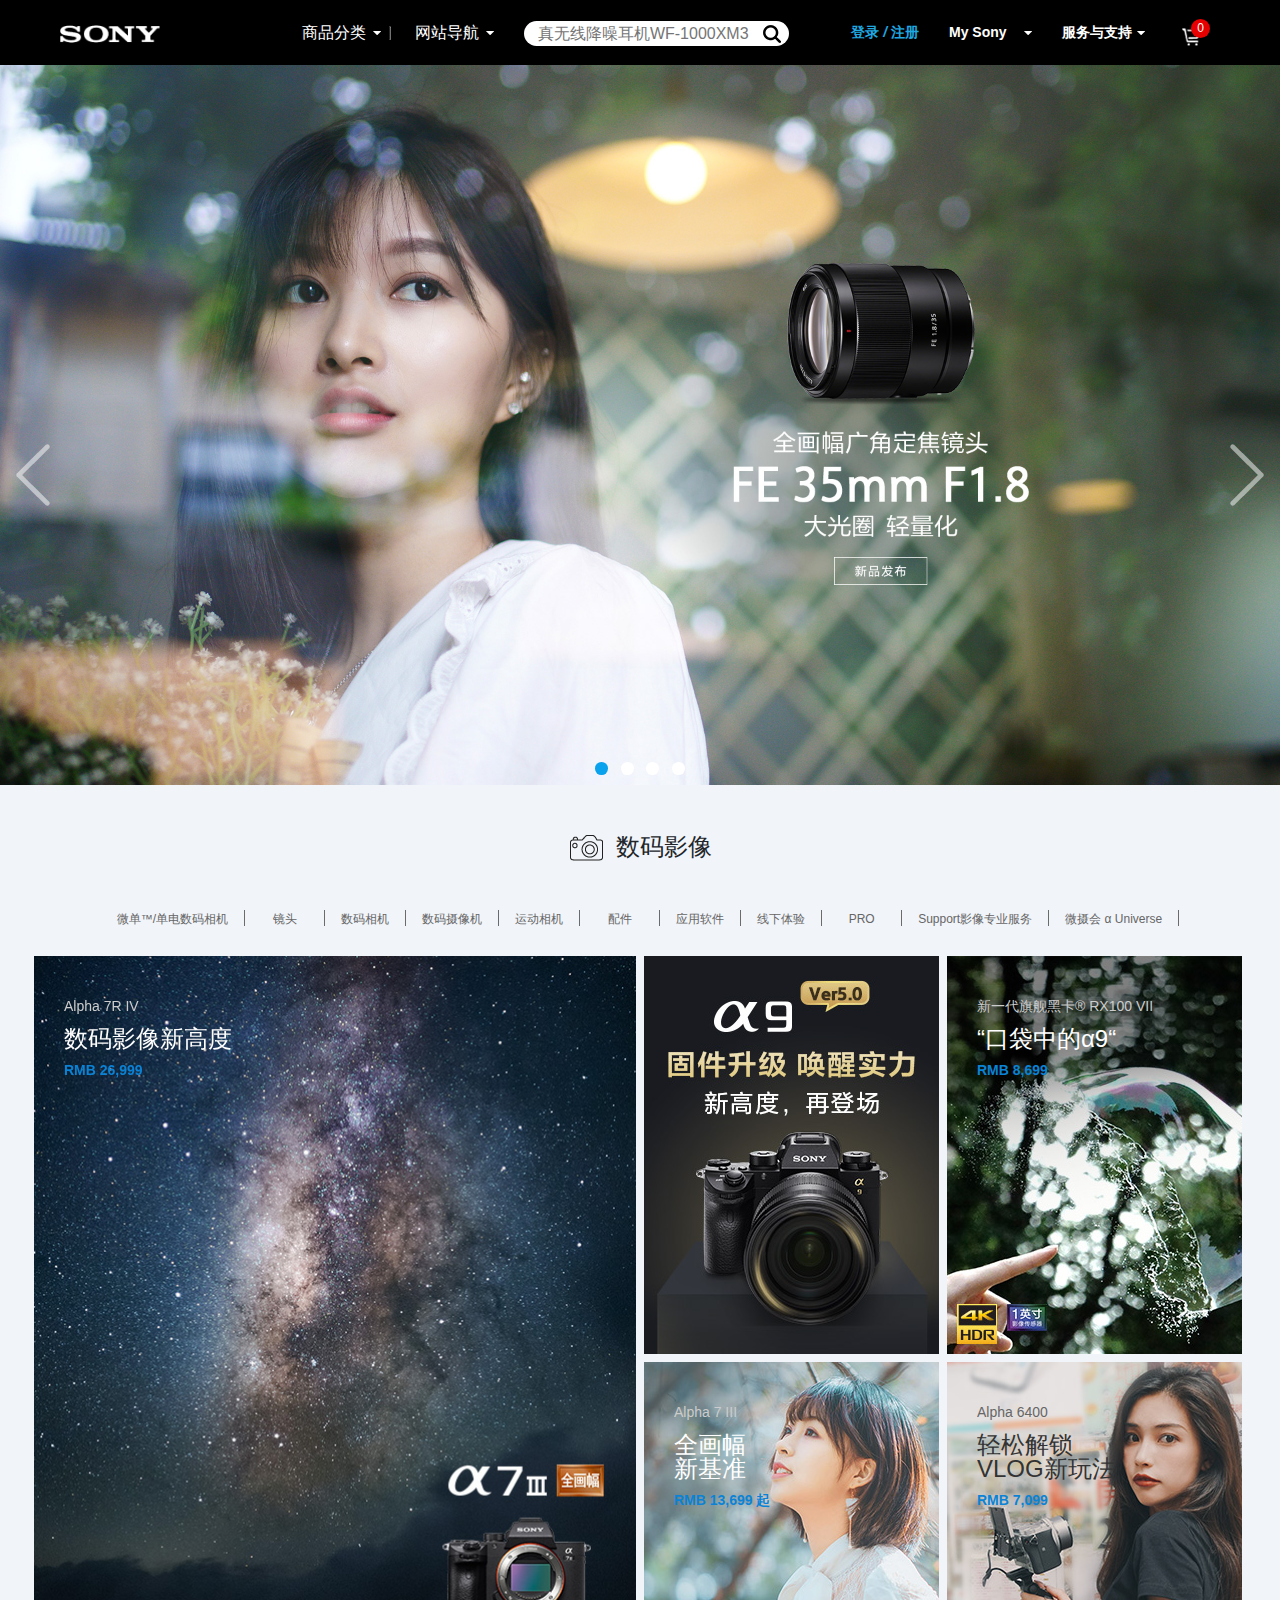
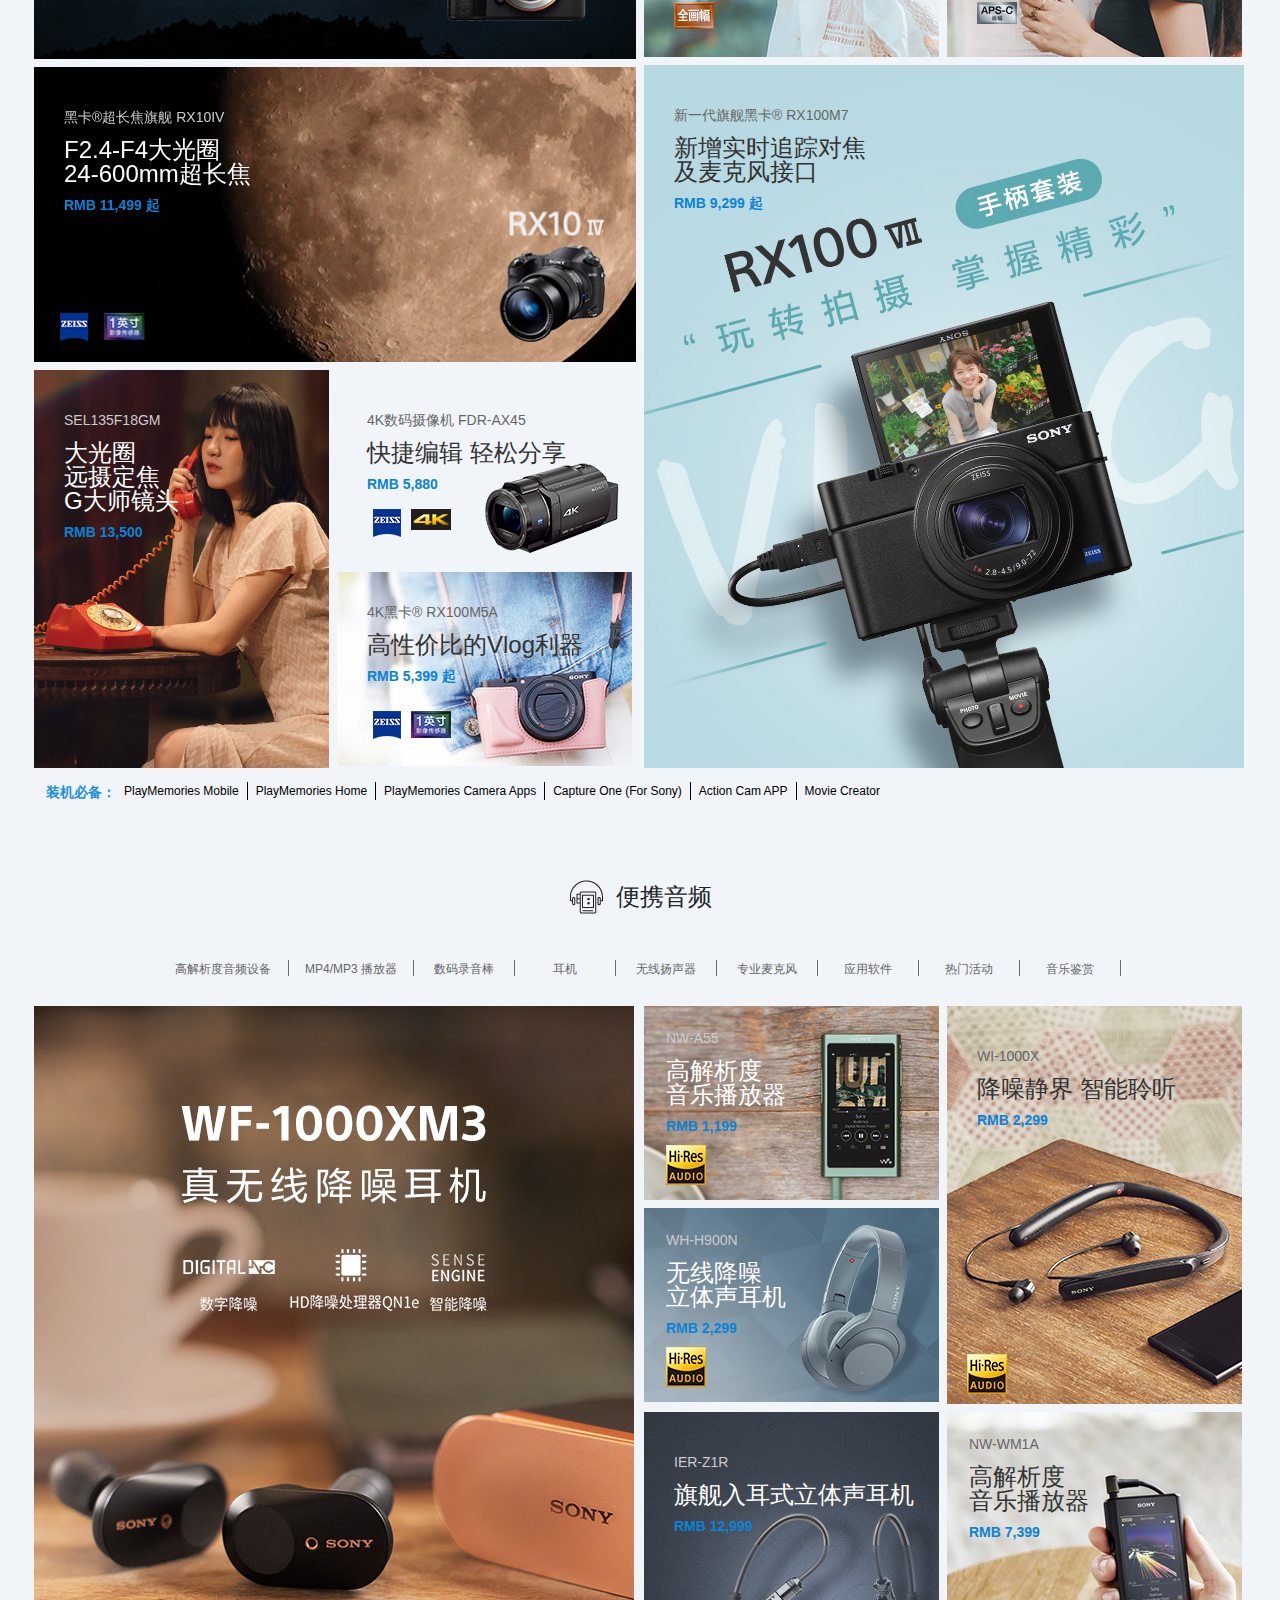
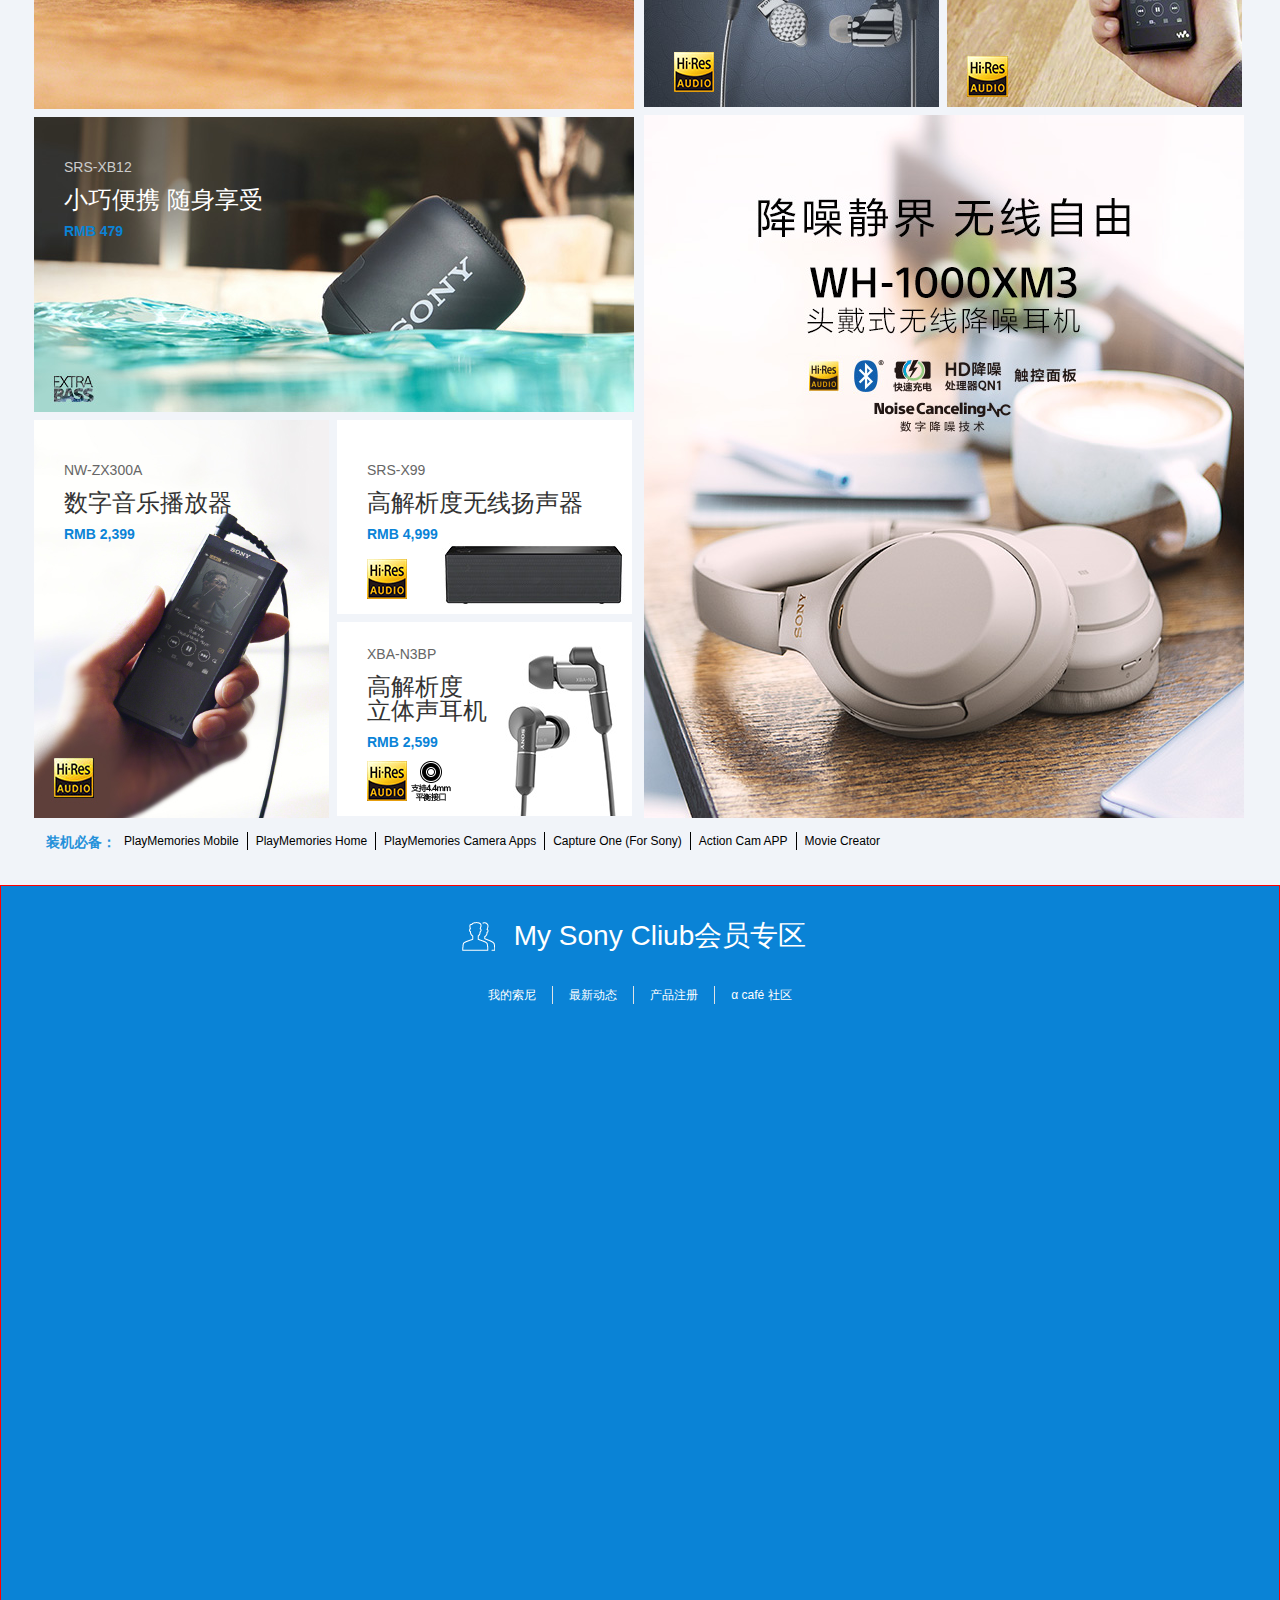
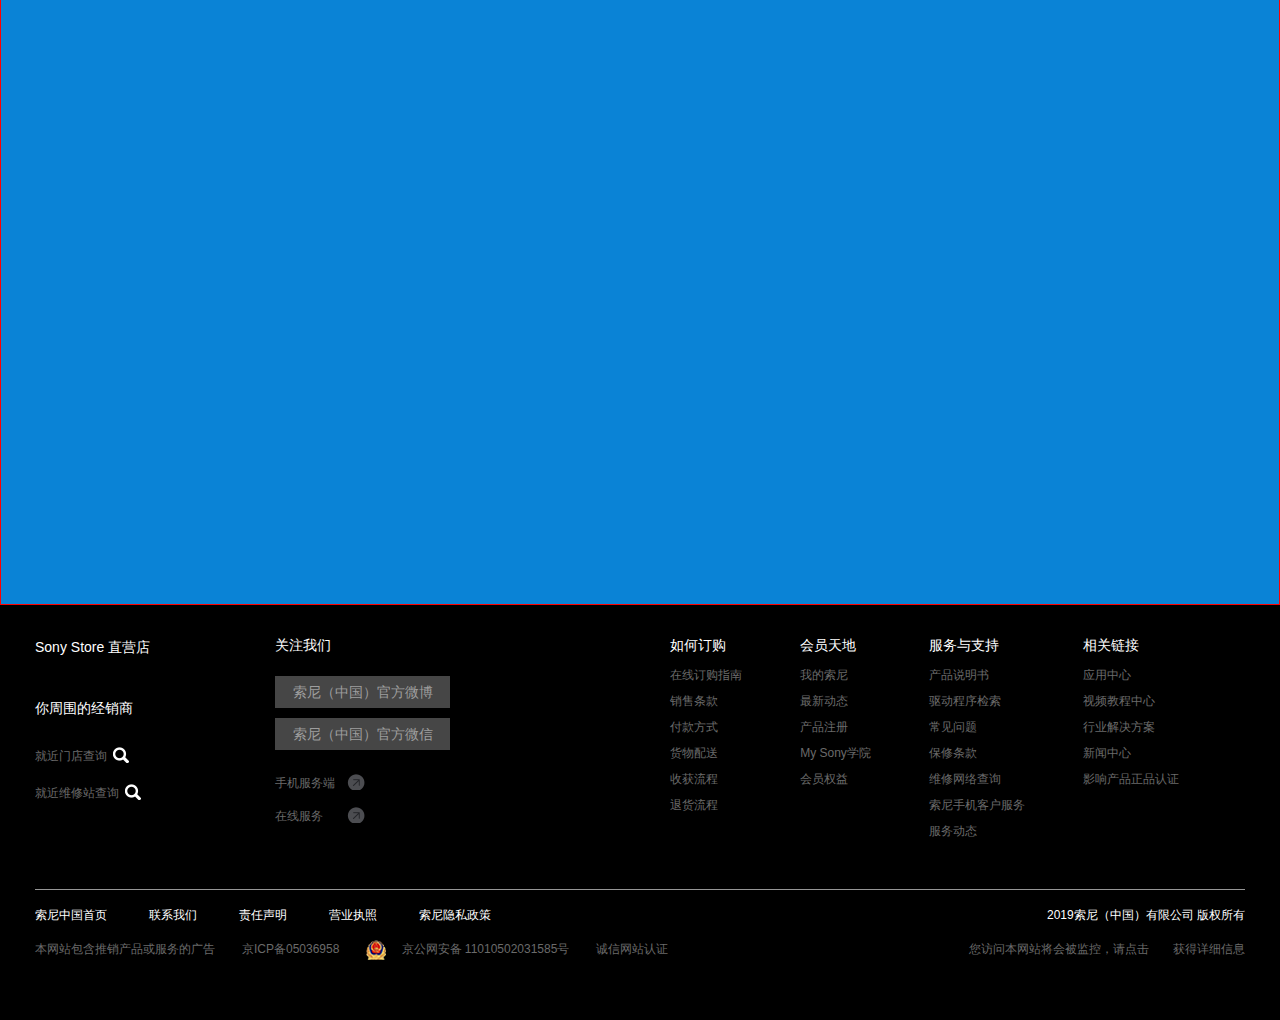
<file: html/sony.html>
<!DOCTYPE html>
<html lang="en">
<head>
    <meta charset="UTF-8">
    <meta name="viewport" content="width=device-width, initial-scale=1.0">
    <meta http-equiv="X-UA-Compatible" content="ie=edge">
    <script src="js/vue.js"></script>
    <link rel="stylesheet" href="boot/bootstrap.css"/>
    <script src="boot/jquery.min.js"></script>
    <script src="js/header.js"></script>
    <script src="boot/popper.min.js"></script>
    <script src="boot/bootstrap.min.js"></script>
    <script src="js/footer.js"></script>
    <link rel="stylesheet" href="sony.css">
    <title>myproj-sony</title>
</head>
<body>
    <div id="header"></div>
    <!-- 首页轮播图 -->
    <div id="swiper-container">
        <!-- 轮播图整体 -->
        <div id="lunbo" class="carousel" data-ride="carousel">
            <!-- 图片轮播 -->
            <div class="carousel-inner h-100">
                <div class="carousel-item active h-100">
                    <img class="w-100 h-100" src="sony_images/kv_sel35f18f_xpfb.jpg">
                </div>
                <div class="carousel-item h-100">
                    <img class="w-100 h-100" src="sony_images/kv_sel1655g_yskq906.jpg">
                </div>
                <div class="carousel-item h-100">
                    <img class="w-100 h-100" src="sony_images/kv_a7rm4_yskq.jpg">
                </div>
                <div class="carousel-item h-100">
                    <img class="w-100 h-100" src="sony_images/kv_alpha6600_yskq.jpg" alt="">
                </div>
            </div>
            <!-- 左右箭头 -->
            <a href="#lunbo" class="carousel-control-prev" data-slide="prev">
                <span class="carousel-control-prev-icon"></span>
            </a>
            <a href="#lunbo" class="carousel-control-next" data-slide="next">
                <span class="carousel-control-next-icon"></span>
            </a>
            <!-- 轮播指示器 -->
            <ul class="carousel-indicators" style="background:transparent">
                <li data-slide-to="0" data-target="#lunbo" class="indicators active"></li>
                <li data-slide-to="1" data-target="#lunbo" class="indicators"></li>
                <li data-slide-to="2" data-target="#lunbo" class="indicators"></li>
                <li data-slide-to="3" data-target="#lunbo" class="indicators"></li>
            </ul>
        </div>
    </div>
    <!-- 数码影像 -->
    <div id="MainB1">
        <!-- 商场大厦一楼标题 -->
        <div class="container">
            <div class="text-center py-5">
                <h4 id="smyx_bg" class="d-inline pl-5 py-2">数码影像</h4>
            </div>
        </div>
        <!-- 商场大厦一楼标题下导航栏 -->
        <ul class="clearfix d-flex justify-content-center font-s text-center">
            <li class="float-left px-3 minw80"><a href="">微单™/单电数码相机</a></li>
            <li class="float-left px-3 minw80"><a href="">镜头</a></li>
            <li class="float-left px-3 minw80"><a href="">数码相机</a></li>
            <li class="float-left px-3 minw80"><a href="">数码摄像机</a></li>
            <li class="float-left px-3 minw80"><a href="">运动相机</a></li>
            <li class="float-left px-3 minw80"><a href="">配件</a></li>
            <li class="float-left px-3 minw80"><a href="">应用软件</a></li>
            <li class="float-left px-3 minw80"><a href="">线下体验</a></li>
            <li class="float-left px-3 minw80"><a href="">PRO</a></li>
            <li class="float-left px-3 minw80"><a href="">Support影像专业服务</a></li>
            <li class="float-left px-3 minw80"><a href="">微摄会 α Universe</a></li>
        </ul>
        <!-- 商场大厦商品区域 -->
        <div class="MainBlock1 px-1">
            <!-- 商场左区域 -->
            <div class="MainBlock_left pr-1 ">
                <div class="mb-2 w-100">
                    <!-- 第一个轮播图开始 -->
                    <div class="carousel" data-ride="carousel">
                        <div class="carousel-inner fu">
                            <div class="carousel-item active">
                                <img class="my_hover w-100"  src="sony_images/block_a7m3_600703.jpg">
                            </div>
                            <div class="carousel-item">
                                <img class="my_hover w-100" src="sony_images/block_rx10m4_0906_600703.jpg">
                            </div>
                            <div class="zi">
                                <p>Alpha 7R IV</p>
                                <h3>数码影像新高度</h3>
                                <span>RMB 26,999</span>
                            </div>
                        </div>
                    </div>
                </div>
                <div class="mb-2 w-100">
                    <!-- 第二个轮播图开始 -->
                    <div class="carousel" data-ride="carousel">
                        <!-- 轮播图片 -->
                        <div class="carousel-inner fu">
                            <div class="carousel-item">
                                <img class="my_hover w-100" src="sony_images/block_rx10m4_0906_600295.jpg">
                            </div>
                            <div class="carousel-item active">
                                <img class="my_hover w-100" src="sony_images/block_rx10m4_911_600295.jpg">
                            </div>
                            <div class="zi">
                                <p>黑卡®超长焦旗舰 RX10IV</p>
                                <h3>F2.4-F4大光圈<br>24-600mm超长焦</h3>
                                <span>RMB 11,499 起</span>
                            </div>
                        </div>
                    </div>
                </div>
                <div class="mr-2 fu">
                    <img src="sony_images/block_sel135f18gm_1907_295398.jpg">
                    <div class="zi">
                        <p>SEL135F18GM</p>
                        <h3>大光圈<br>远摄定焦<br>G大师镜头</h3>
                        <span>RMB 13,500</span>
                    </div>
                </div>
                <div class="mb-2 fu">
                    <img class="r-12_b-10" src="sony_images/block_AX45.png">
                    <div class="zi">
                        <p style="color: #666666;">4K数码摄像机 FDR-AX45</p>
                        <h3 style="color: #333333">快捷编辑 轻松分享</h3>
                        <span>RMB 5,880</span>
                        <div class="d-img">
                            <img src="sony_images/zeiss_40x40.png" alt="">
                            <img src="sony_images/4k_40x40.png" alt="">
                        </div>
                    </div>
                </div>
                <div class="fu">
                    <img src="sony_images/block_rx100m5a_911_295194.jpg">
                    <div class="zi" style="top:30px;">
                        <p style="color: #666666;">4K黑卡® RX100M5A</p>
                        <h3 style="color:#333333;">高性价比的Vlog利器</h3>
                        <span>RMB 5,399 起</span>
                        <div class="d-img">
                            <img src="sony_images/zeiss_40x40.png" alt="">
                            <img src="sony_images/1inch_40x40.png" alt="">
                        </div>
                    </div>
                </div>
            </div>
            <!-- 商场右区域 -->
            <div class="MainBlock_right pl-1">
                <div class="mr-2 mb-2">
                    <img src="sony_images/block_a9_ver5_295398.jpg">
                </div>
                <div class="mb-2 fu">
                    <img src="sony_images/block_rx100m7_911_295398.jpg">
                    <div class="zi">
                        <p>新一代旗舰黑卡® RX100 VII</p>
                        <h3>“口袋中的α9“</h3>
                        <span>RMB 8,699</span>
                    </div>
                </div>
                <div class="mr-2 fu mb-2">
                    <img src="sony_images/block_a7m3_295294.jpg">
                    <div class="zi">
                        <p>Alpha 7  III</p>
                        <h3>全画幅<br>新基准</h3>
                        <span>RMB 13,699 起</span>
                        <div class="d-img">
                            <img src="sony_images/fullframe_40x40.png" alt="">
                        </div>
                    </div>
                </div>
                <div class="mb-2 fu">
                    <img src="sony_images/block_a6400l_0906_295294.jpg">
                    <div class="zi">
                        <p style="color:#666666">Alpha 6400</p>
                        <h3 style="color:#333333;">轻松解锁<br>VLOG新玩法</h3>
                        <span>RMB 7,099</span>
                        <div class="d-img">
                            <img src="sony_images/aps_c_40x40.png" alt="">
                        </div>
                    </div>
                </div>
                <div class="fu">
                    <img src="sony_images/block_rx100m7g_600703.jpg">
                    <div class="zi">
                        <p style="color:#666666">新一代旗舰黑卡® RX100M7</p>
                        <h3 style="color:#333333;">新增实时追踪对焦<br>及麦克风接口</h3>
                        <span>RMB 9,299 起</span>
                    </div>
                </div>
            </div>
        </div>
        <!-- 商场一楼底部装机必备 -->
        <div class="block_bottom clearfix pl-3">
            <span class="float-left d-inlineblock ">装机必备：</span>
            <ul class="float-left">
                <li class="float-left px-2"><a href="">PlayMemories Mobile</a></li>
                <li class="float-left px-2"><a href="">PlayMemories Home</a></li>
                <li class="float-left px-2"><a href="">PlayMemories Camera Apps</a></li>
                <li class="float-left px-2"><a href="">Capture One (For Sony)</a></li>
                <li class="float-left px-2"><a href="">Action Cam APP</a></li>
                <li class="float-left px-2"><a href="">Movie Creator</a></li>
            </ul>
        </div>
    </div>
    <!-- 便携音频 -->
    <div id="MainB2">
        <!-- 商场大厦二楼标题 -->
        <div class="container">
            <div class="text-center py-5">
                <h4 id="bxyp_bg" class="d-inline pl-5 py-2">便携音频</h4>
            </div>
        </div>
        <!-- 商场大厦二楼标题下导航栏 -->
        <ul class="clearfix d-flex justify-content-center font-s text-center">
            <li class="float-left px-lg-3 mx-sm-0"><a href="">高解析度音频设备</a></li>
            <li class="float-left px-lg-3 mx-sm-0"><a href="">MP4/MP3 播放器</a></li>
            <li class="float-left px-lg-3 mx-sm-0"><a href="">数码录音棒</a></li>
            <li class="float-left px-lg-3 mx-sm-0"><a href="">耳机</a></li>
            <li class="float-left px-lg-3 mx-sm-0"><a href="">无线扬声器</a></li>
            <li class="float-left px-lg-3 mx-sm-0"><a href="">专业麦克风</a></li>
            <li class="float-left px-lg-3 mx-sm-0"><a href="">应用软件</a></li>
            <li class="float-left px-lg-3 mx-sm-0"><a href="">热门活动</a></li>
            <li class="float-left px-lg-3 mx-sm-0"><a href="">音乐鉴赏</a></li>
        </ul>
        <!-- 商场大厦二楼商品区域 -->
        <div class="MainBlock2 px-1">
            <!-- 商场左区域 -->
            <div class="MainBlock_left pr-1">
                <!-- 竖着第一张图片 -->
                <div class="mb-2 w-100">
                    <img src="sony_images/block_wf_1000xm3_0723_600703.jpg">
                </div>
                <!-- 左，竖第二张 -->
                <div class="mb-2 w-100 fu">
                    <img src="sony_images/srs_xb12_19082_600295.jpg">
                    <div class="zi">
                        <p>SRS-XB12</p>
                        <h3>小巧便携 随身享受</h3>
                        <span>RMB 479</span>
                    </div>
                </div>
                <div class="mr-2 fu">
                    <img src="sony_images/block_nw_zx300_295398 (1).jpg">
                    <div class="zi">
                        <p style="color:#666666;">NW-ZX300A</p>
                        <h3 style="color:#333333;">数字音乐播放器</h3>
                        <span>RMB 2,399</span>
                    </div>
                </div>
                <div class="mb-2 fu">
                    <img src="sony_images/block_nw_x99_295194.jpg">
                    <div class="zi">
                        <p style="color:#666666;">SRS-X99</p>
                        <h3 style="color:#333333;">高解析度无线扬声器</h3>
                        <span>RMB 4,999</span>
                        <div class="d-img">
                            <img src="sony_images/hires_40x40.png" alt="">
                        </div>
                    </div>
                </div>
                <div class="fu">
                    <img src="sony_images/block_xba_n3bp_295194.jpg">
                    <div class="zi" style="top:22px;">
                        <p style="color:#666666;">XBA-N3BP</p>
                        <h3 style="color:#333333;">高解析度<br>立体声耳机</h3>
                        <span>RMB 2,599</span>
                        <div class="d-img">
                            <img src="sony_images/hires_40x40.png" alt="">
                            <img src="sony_images/44mm-40x40.png" alt="">
                        </div>
                    </div>
                </div>
            </div>
            <!-- 商场右区域 -->
            <div class="MainBlock_right pl-1">
                <div class="mr-2 mb-2">
                    <div class="fu mb-2">
                        <img style="transition:1s;" src="sony_images/block_nw_a55_green.jpg">
                        <div class="zi" style="top:22px;left:22px;">
                            <p>NW-A55</p>
                            <h3>高解析度<br>音乐播放器</h3>
                            <span>RMB 1,199</span>
                            <div class="d-img">
                                <img src="sony_images/hires_40x40.png" alt="">
                            </div>
                        </div>
                    </div>
                    <div class="fu">
                        <img style="transition:1s;" src="sony_images/block_wh_h900n_blue_295194.jpg">
                        <div class="zi" style="top:22px;left:22px;">
                            <p>WH-H900N</p>
                            <h3>无线降噪<br>立体声耳机</h3>
                            <span>RMB 2,299</span>
                            <div class="d-img">
                                <img src="sony_images/hires_40x40.png" alt="">
                            </div>
                        </div>
                    </div>
                </div>
                <div class="mb-2 fu">
                    <img src="sony_images/block_wi_1000x_1908_295398.jpg">
                    <div class="zi">
                        <p style="color:#666666;">WI-1000X</p>
                        <h3 style="color:#333333;">降噪静界 智能聆听</h3>
                        <span>RMB 2,299</span>
                    </div>
                </div>
                <div class="mr-2 fu mb-2">
                    <img src="sony_images/block_ier_z1r_295295.jpg">
                    <div class="zi">
                        <p>IER-Z1R</p>
                        <h3>旗舰入耳式立体声耳机</h3>
                        <span>RMB 12,999</span>
                        <div class="d-img">
                            <img src="sony_images/hires_40x40.png" alt="">
                        </div>
                    </div>
                </div>
                <div class="mb-2 fu">
                    <img src="sony_images/block_nw_wm1a_295295.jpg">
                    <div class="zi" style="top:22px;left:22px;">
                        <p style="color:#666666;">NW-WM1A</p>
                        <h3 style="color:#333333;">高解析度<br>音乐播放器</h3>
                        <span>RMB 7,399</span>
                    </div>
                </div>
                <div>
                    <img src="sony_images/block_wh_1000xm3_1908_600703.jpg">
                </div>
            </div>
        </div>
        <!-- 商场一楼底部装机必备 -->
        <div class="block_bottom clearfix pl-3">
            <span class="float-left d-inlineblock ">装机必备：</span>
            <ul class="float-left">
                <li class="float-left px-2"><a href="">PlayMemories Mobile</a></li>
                <li class="float-left px-2"><a href="">PlayMemories Home</a></li>
                <li class="float-left px-2"><a href="">PlayMemories Camera Apps</a></li>
                <li class="float-left px-2"><a href="">Capture One (For Sony)</a></li>
                <li class="float-left px-2"><a href="">Action Cam APP</a></li>
                <li class="float-left px-2"><a href="">Movie Creator</a></li>
            </ul>
        </div>
    </div>
    <!-- 会员专区 -->
    <div id="MainBMySony">
        <h3 class="text-white">My Sony Cliub会员专区</h3>
        <!-- 导航 -->     
        <ul class="clearfix d-flex justify-content-center  text-center bg-transparent text-white mb-5 mt-3">
            <li class="float-left px-3">我的索尼</li>
            <li class="float-left px-3 border-left">最新动态</li>
            <li class="float-left px-3 border-left">产品注册</li>
            <li class="float-left px-3 border-left">α café 社区</li>
        </ul>
    </div>
    <script src="js/jquery-1.11.3.js"></script>
    <script src="js/sony.js"></script>
    <div id="footer"></div>
    <!-- 登陆框 -->
    <div id="login" class="">
        <div class="login_zones active pb-3">
            <div class="clearfix">
                <div class="w-9 clearfix float-left">
                    <img class="float-left w-50" src="sony_images/login_btn_01.jpg" alt="">
                    <img id="reg_img" class="float-left w-50 cursor" src="sony_images/login_btn_02.jpg" alt="">
                </div>
                <img class="close" class="float-left" src="sony_images/close228.jpg" alt="">
            </div>
            <div class="pads">
                <div class="clearfix">
                    <span class="sp1"></span>
                    <input class="ipt" type="text" placeholder="邮箱/用户名/手机">
                </div>
                <div class="clearfix">
                    <span class="sp1 sp2"></span>
                    <input class="ipt" type="text" placeholder="密码">
                </div>
                <div class="border-0 clearfix">
                    <label class="remem">
                        <input type="checkbox" class="">记住用户名
                    </label>
                    <a href="javascript:;" class="float-right ">忘记密码</a>
                </div>
                <a class="d-block w-100 text-center mb-3" href="javascript:;">登录</a>
                <div class="bottom border-0">如果您的用户名密码无法登录，请联系 400-810-1228</div>
            </div>
        </div>
        <div class="register_zones">
    
        </div>
    </div>
    <div class="backg"></div>
</body>
</html>
</file>
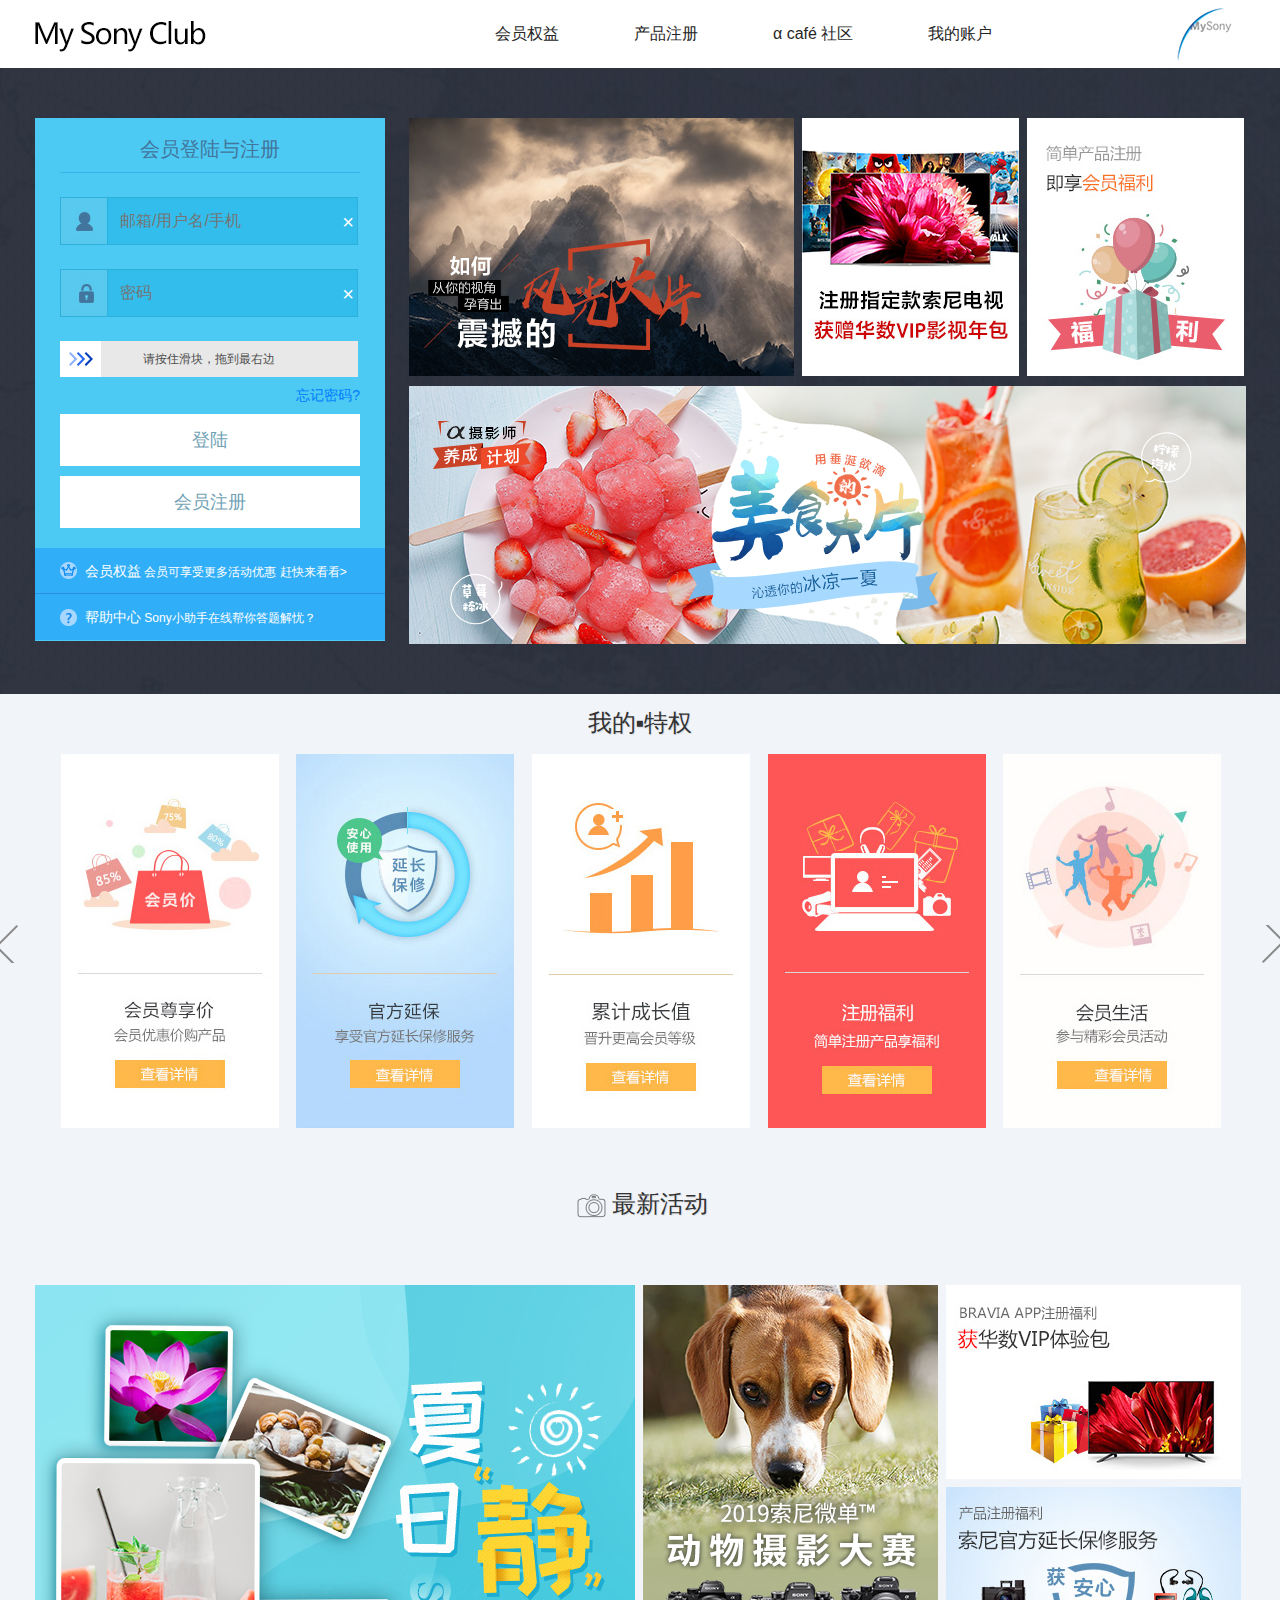
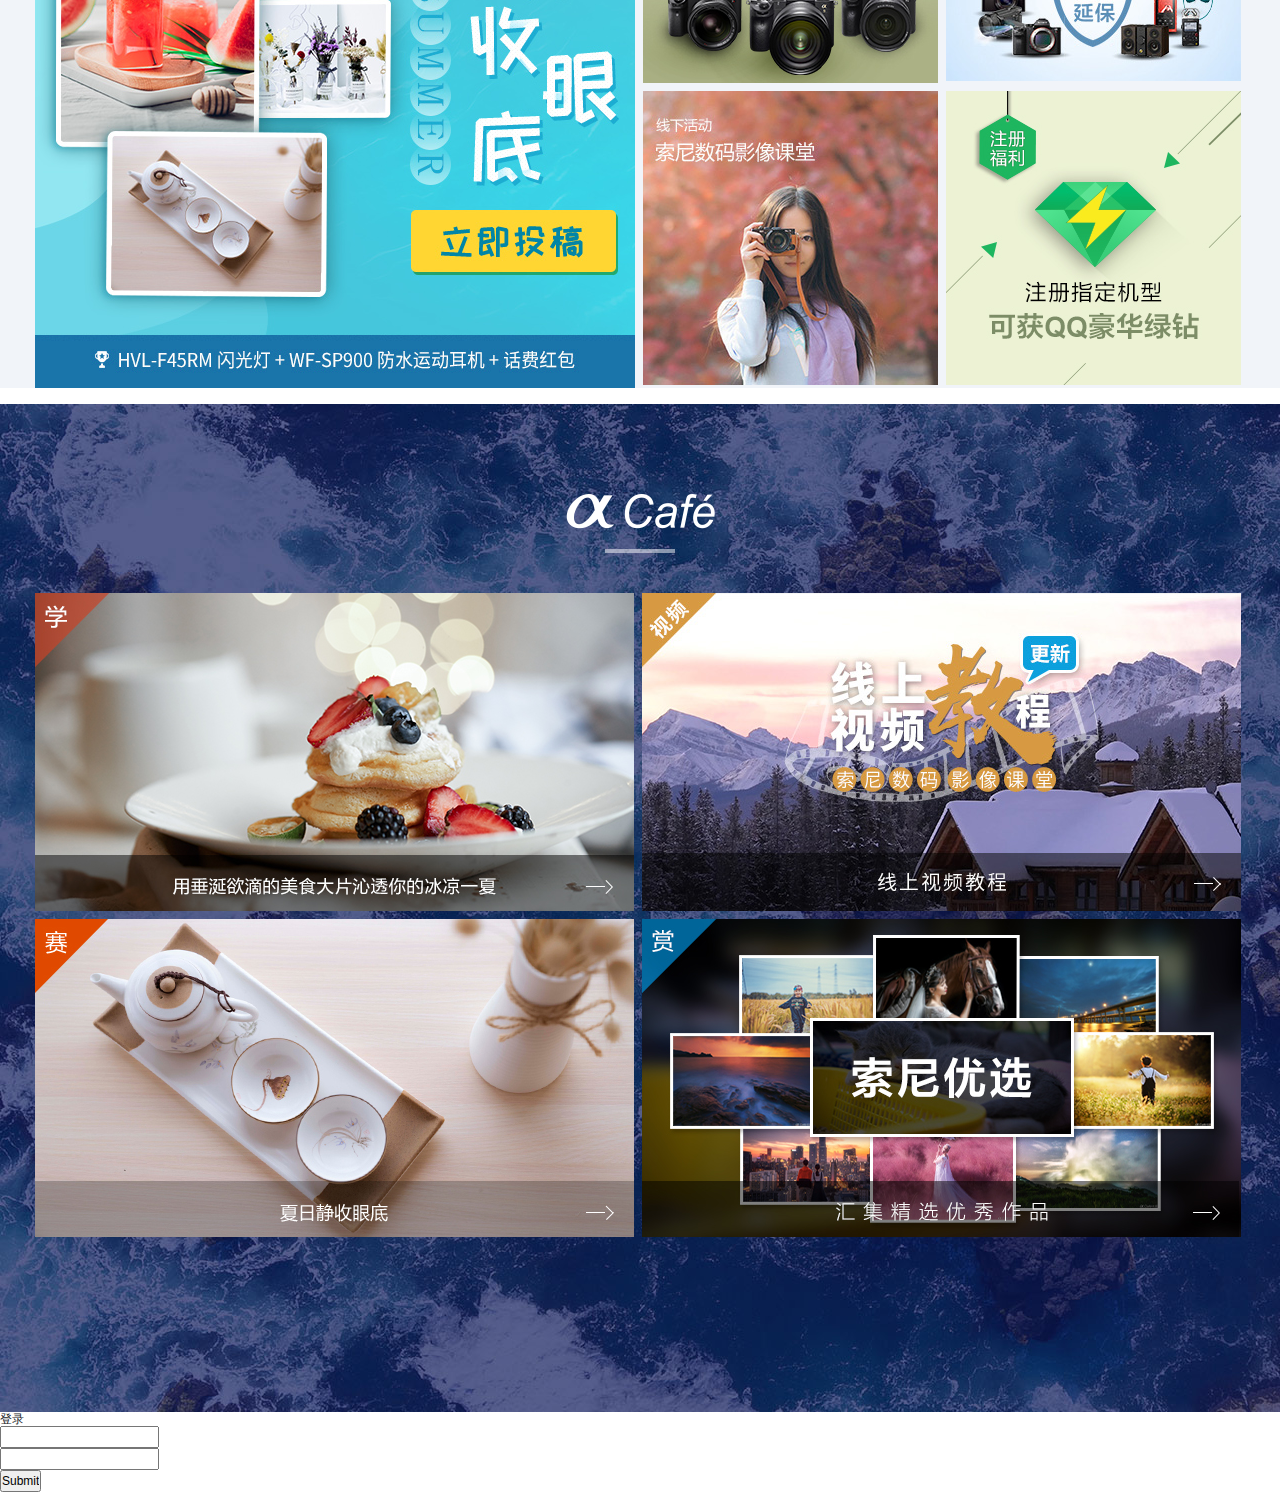
<file: html/user_log.html>
<!DOCTYPE html>
<html lang="en">
<head>
	<meta charset="UTF-8">
	<meta name="viewport" content="width=device-width, initial-scale=1.0">
	<meta http-equiv="X-UA-Compatible" content="ie=edge">
	<title>Document</title>
    <link rel="stylesheet" href="boot/bootstrap.css"/>
    <script src="boot/jquery.min.js"></script>
    <script src="boot/popper.min.js"></script>
	<script src="boot/bootstrap.min.js"></script>
	<script src="js/user_log.js"></script>	
	<link rel="stylesheet" href="sony_css/user_log.css">
	<link rel="stylesheet" href="icon/font_f7bu8g93s7/iconfont.css">
	<script src="icon/font_z0cbrrbf37/iconfont.js"></script>
	<script src="icon/font_f7bu8g93s7/iconfont.js"></script>
</head>
<body  ondragstart='return false' onselect="return false">
	<!-- 详情页导航栏 -->
	<div class="nav">
		<div class="w1210">
			<a href="javascript:;" class="d-block float-left">
				<img src="sony_images/club_logo.jpg" alt="">
			</a>
			<ul class="float-left ml280">
				<li><a href="javascript:;">会员权益</a></li>
				<li><a href="javascript:;">产品注册</a></li>
				<li><a href="javascript:;">α café 社区</a></li>
				<li><a href="javascript:;">我的账户</a></li>
			</ul>
			<a href="javascript:;" class="d-block float-right">
				<img src="sony_images/mysony_logo.jpg" alt="">
			</a>
		</div>
	</div>
	<!-- 登陆区域 -->
	<div id="loginArea">
		<div class="w1210 clearfix">
			<!-- 登陆 -->
			<div class="log float-left dropup">
				<div class="log-top dropup">
					<p class="pt-3 pb-2 mb-4">会员登陆与注册</p>
					<div class="dropup mb-4">
						<input type="text" class="ipt ipt_user" placeholder="邮箱/用户名/手机">
						<span class="del_input">×</span>
					</div>
					<div class="dropup mb-4">
						<input type="password" class="ipt ipt_pwd" placeholder="密码">
						<span class="del_input">×</span>
					</div>
					<!-- 滑动框 -->
					<div id="move" class="alive">
						<div class="bgcolor"></div>
						<div class="lang slide">
							<!-- <span class="iconfont icon-cs-xy-1" style="font-size:24px;"></span> -->
							<svg class="icon" aria-hidden="true">
								<use xlink:href="#icon-cs-xy-1"></use>
							</svg>
						</div>
						<div class="txt">
							<span ondragstart='return false' onselect="return false">请按住滑块，拖到最右边</span>
						</div>
					</div>
					<!-- 忘记密码 -->
					<div class="text-right py-2">
						<a href="javascript:;"  ondragstart='return false' onselect="return false" class="font14">忘记密码?</a>
					</div>
					<!-- 登录按钮 -->
					<a href="javascript:;" ondragstart='return false' onselect="return false" id="login" class="a-btn">登陆</a>
					<a href="javascript:;" class="a-btn">会员注册</a>
				</div>
				<div class="log-btm">
					<div class="info">
						<span class="font14">会员权益</span>
						<a href="javascript:;" class="">
							会员可享受更多活动优惠 赶快来看看>
						</a>
					</div>
					<div class="help">
						<span class="font14">帮助中心</span>
						<a href="javascript:;">
							Sony小助手在线帮你答题解忧？
						</a>
					</div>
				</div>
			</div>
			<!-- 登录区域右侧图片 -->
			<div class="float-left pl-4 r-pho">
				<a href="javascript:;" class="d-block float-left mr-2 mb-10">
					<img src="sony_images/apho24_385x258.jpg" alt="">
				</a>
				<a href="javascript:;" class="d-block float-left mr-2 mb-10">
					<img src="sony_images/top_huashu_0724.jpg" alt="">
				</a>
				<a href="javascript:;" class="d-block float-left mb-10">
					<img src="sony_images/top_fuli.jpg" alt="">
				</a>
				<a href="javascript:;" class="d-block float-left">
					<img src="sony_images/top_msdp_837x258.jpg" alt="">
				</a>
				
			</div>
		</div>
	</div>
	<!-- 中部大厦 -->
	<div id="ActiveKvArea">
		<!-- 我的特权 -->
		<div class="My-privilege w1210 mb-5">
			<h3>我的▪特权</h3>
			<!-- 选项卡内容 -->
			<div class="clearfix px-3 tab-Control dropup">
				<a href="" class="arrow-left"></a>
				<a href="" class="arrow-right"></a>
				<div>
				<div>
					<a href="javascript:;" class="d-block">
						<img class="a-h_border" src="sony_images/tequan_huiyuanjia.jpg" alt="">
					</a>
				</div>
				<div>
					<a href="javascript:;" class="d-block">
						<img class="a-h_border" src="sony_images/tequan_yanbao.jpg" alt="">
					</a>
				</div>
				<div>
					<a href="javascript:;" class="d-block">
						<img  class="a-h_border" src="sony_images/tequan_chengzhangzhi.jpg" alt="">
					</a>
				</div>
				<div>
					<a href="javascript:;" class="d-block">
						<img class="a-h_border" src="sony_images/tequan_zhucefuli.jpg" alt="">
					</a>
				</div>
				<div>
					<a href="javascript:;" class="d-block">
						<img class="a-h_border" src="sony_images/tequan_shenghuo.jpg" alt="">
					</a>	
				</div>
				</div>

			</div>
		</div>
		<!-- 最新活动 -->
		<div class="New-activity w1210">
			<h3><img src="sony_images/icon_camera.png" alt="" style="vertical-align:text-top">最新活动</h3>
			<div class="clearfix mt-5 mb-3">
				<!-- 左 -->
				<a href="javascript:;" class="float-left d-block modal-open mr-2 a-hover"><img src="sony_images/campaign740_600x703.jpg" alt=""></a>
				<!-- 右 -->
				<div class="clearfix float-left w-600">
					<!-- 右上 -->
					<div class="clearfix mb-2 ">
						<a href="javascript:;" class="float-left d-block modal-open mr-2 a-hover"><img src="sony_images/campaign719_295x398.jpg" alt=""></a>
						<a href="javascript:;" class="float-left d-block modal-open mb-2 a-hover"><img src="sony_images/hd_bravia_zc.jpg" alt=""></a>
						<a href="javascript:;" class="float-left d-block modal-open a-hover"><img src="sony_images/hd_yanbao.jpg" alt=""></a>
					</div>
					<!-- 右下 -->
					<a href="javascript:;" class="float-left d-block modal-open mr-2 a-hover"><img src="sony_images/hd_lecture.jpg" alt=""></a>
					<a href="javascript:;" class="float-left d-block modal-open a-hover"><img src="sony_images/lvzuan_banner_190604.jpg" alt=""></a>
				</div>
			</div>
		</div>
	</div>
	<!-- 活动大厅 -->
	<div id="acafe">
		<!-- 标题 -->
		<div class="acafe_title text-center">
			<img src="sony_images/acafe.png" alt="">
			<div class="title_line"></div>
		</div>
		<!-- 图片展示区 -->
		<div class="w1210 clearfix">
			<div class="float-left mr-2 mb-2"><a href="javascript:;" class="d-block"><img src="sony_images/mysony_acafe_banner_01.jpg" alt=""></a></div>
			<div class="float-left mb-2"><a href="javascript:;" class="d-block"><img src="sony_images/mysony_acafe_banner_shipin_190429.jpg" alt=""></a></div>
			<div class="float-left mr-2"><a href="javascript:;" class="d-block"><img src="sony_images/campaign740_mysony_acafe_banner.jpg" alt=""></a></div>
			<div class="float-left"><a href="javascript:;" class="d-block"><img src="sony_images/mysony_acafe_banner_youxuan.jpg" alt=""></a></div>
		</div>
	</div>
	<h2>登录</h2>
	<form method="get" action="/user/log">
		<input type="text" name="uname"><br>
		<input type="text" name="upwd"><br>
		<input type="submit" name="">
	</form>
</body>
</html>
</file>
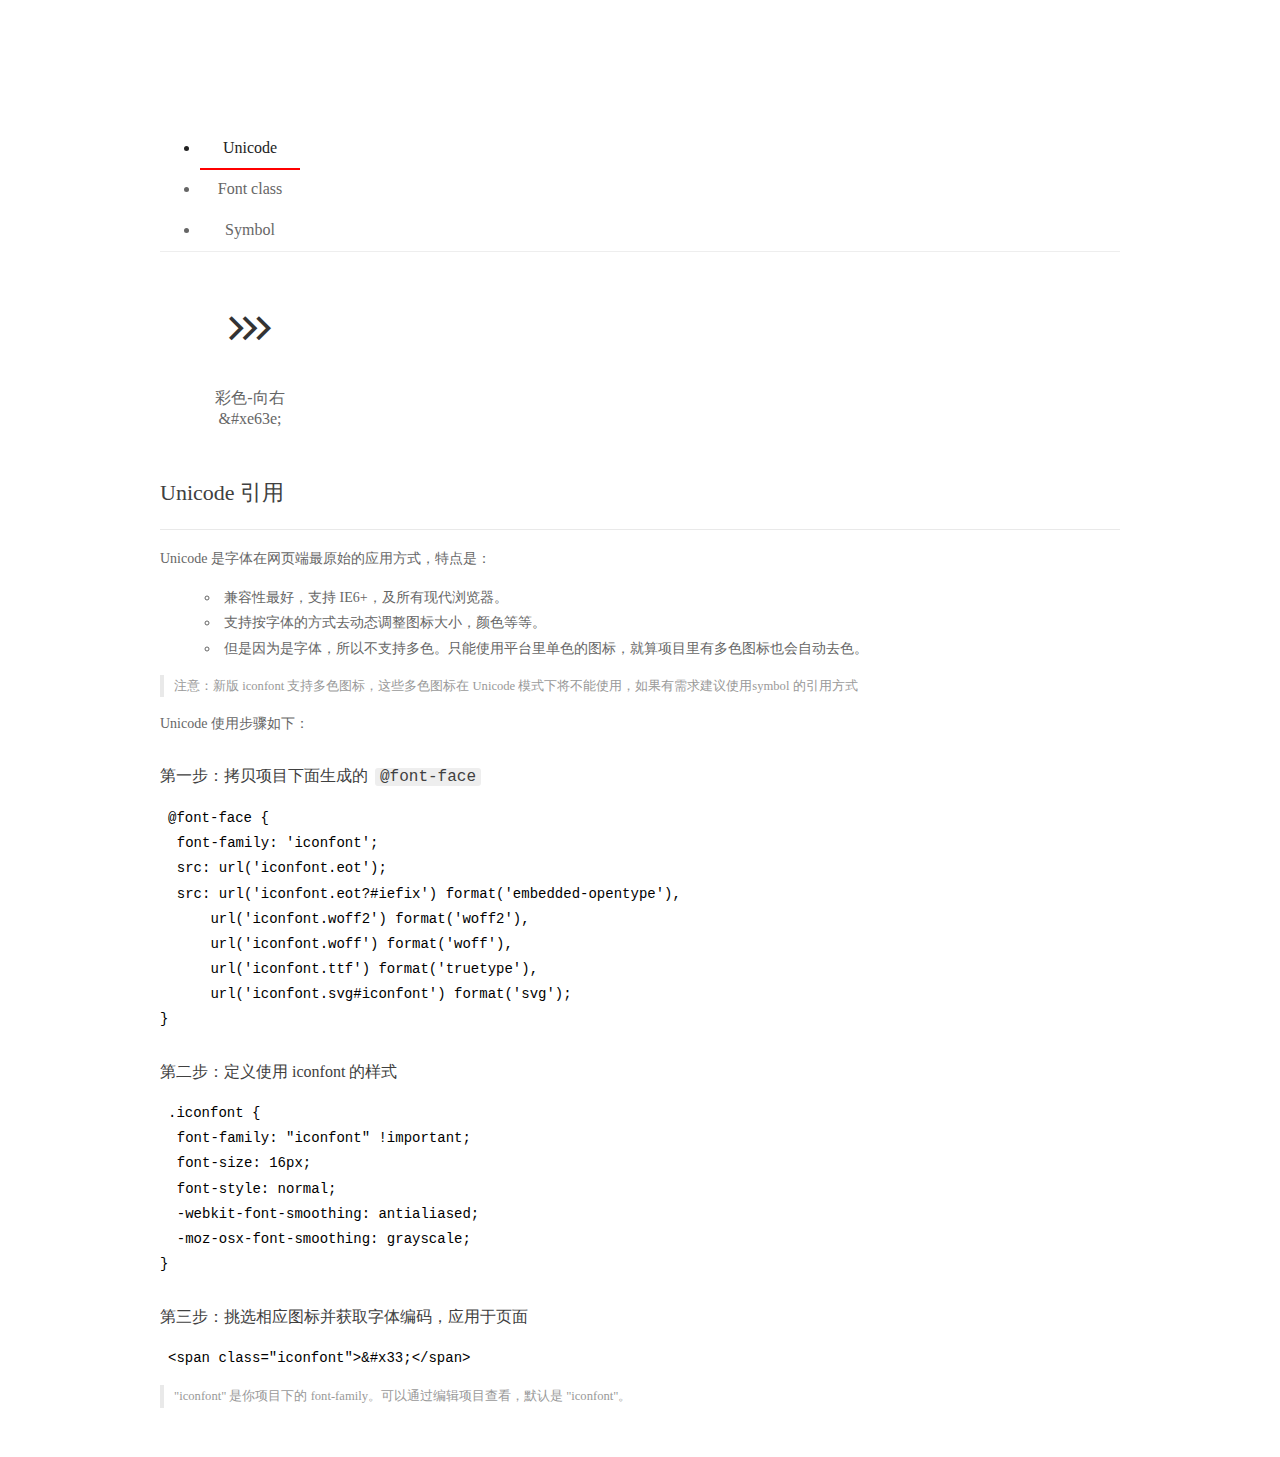
<file: html/icon/font_f7bu8g93s7/demo_index.html>
<!DOCTYPE html>
<html>
<head>
  <meta charset="utf-8"/>
  <title>IconFont Demo</title>
  <link rel="shortcut icon" href="https://gtms04.alicdn.com/tps/i4/TB1_oz6GVXXXXaFXpXXJDFnIXXX-64-64.ico" type="image/x-icon"/>
  <link rel="stylesheet" href="https://g.alicdn.com/thx/cube/1.3.2/cube.min.css">
  <link rel="stylesheet" href="demo.css">
  <link rel="stylesheet" href="iconfont.css">
  <script src="iconfont.js"></script>
  <!-- jQuery -->
  <script src="https://a1.alicdn.com/oss/uploads/2018/12/26/7bfddb60-08e8-11e9-9b04-53e73bb6408b.js"></script>
  <!-- 代码高亮 -->
  <script src="https://a1.alicdn.com/oss/uploads/2018/12/26/a3f714d0-08e6-11e9-8a15-ebf944d7534c.js"></script>
</head>
<body>
  <div class="main">
    <h1 class="logo"><a href="https://www.iconfont.cn/" title="iconfont 首页" target="_blank">&#xe86b;</a></h1>
    <div class="nav-tabs">
      <ul id="tabs" class="dib-box">
        <li class="dib active"><span>Unicode</span></li>
        <li class="dib"><span>Font class</span></li>
        <li class="dib"><span>Symbol</span></li>
      </ul>
      
    </div>
    <div class="tab-container">
      <div class="content unicode" style="display: block;">
          <ul class="icon_lists dib-box">
          
            <li class="dib">
              <span class="icon iconfont">&#xe63e;</span>
                <div class="name">彩色-向右</div>
                <div class="code-name">&amp;#xe63e;</div>
              </li>
          
          </ul>
          <div class="article markdown">
          <h2 id="unicode-">Unicode 引用</h2>
          <hr>

          <p>Unicode 是字体在网页端最原始的应用方式，特点是：</p>
          <ul>
            <li>兼容性最好，支持 IE6+，及所有现代浏览器。</li>
            <li>支持按字体的方式去动态调整图标大小，颜色等等。</li>
            <li>但是因为是字体，所以不支持多色。只能使用平台里单色的图标，就算项目里有多色图标也会自动去色。</li>
          </ul>
          <blockquote>
            <p>注意：新版 iconfont 支持多色图标，这些多色图标在 Unicode 模式下将不能使用，如果有需求建议使用symbol 的引用方式</p>
          </blockquote>
          <p>Unicode 使用步骤如下：</p>
          <h3 id="-font-face">第一步：拷贝项目下面生成的 <code>@font-face</code></h3>
<pre><code class="language-css"
>@font-face {
  font-family: 'iconfont';
  src: url('iconfont.eot');
  src: url('iconfont.eot?#iefix') format('embedded-opentype'),
      url('iconfont.woff2') format('woff2'),
      url('iconfont.woff') format('woff'),
      url('iconfont.ttf') format('truetype'),
      url('iconfont.svg#iconfont') format('svg');
}
</code></pre>
          <h3 id="-iconfont-">第二步：定义使用 iconfont 的样式</h3>
<pre><code class="language-css"
>.iconfont {
  font-family: "iconfont" !important;
  font-size: 16px;
  font-style: normal;
  -webkit-font-smoothing: antialiased;
  -moz-osx-font-smoothing: grayscale;
}
</code></pre>
          <h3 id="-">第三步：挑选相应图标并获取字体编码，应用于页面</h3>
<pre>
<code class="language-html"
>&lt;span class="iconfont"&gt;&amp;#x33;&lt;/span&gt;
</code></pre>
          <blockquote>
            <p>"iconfont" 是你项目下的 font-family。可以通过编辑项目查看，默认是 "iconfont"。</p>
          </blockquote>
          </div>
      </div>
      <div class="content font-class">
        <ul class="icon_lists dib-box">
          
          <li class="dib">
            <span class="icon iconfont icon-cs-xy-1"></span>
            <div class="name">
              彩色-向右
            </div>
            <div class="code-name">.icon-cs-xy-1
            </div>
          </li>
          
        </ul>
        <div class="article markdown">
        <h2 id="font-class-">font-class 引用</h2>
        <hr>

        <p>font-class 是 Unicode 使用方式的一种变种，主要是解决 Unicode 书写不直观，语意不明确的问题。</p>
        <p>与 Unicode 使用方式相比，具有如下特点：</p>
        <ul>
          <li>兼容性良好，支持 IE8+，及所有现代浏览器。</li>
          <li>相比于 Unicode 语意明确，书写更直观。可以很容易分辨这个 icon 是什么。</li>
          <li>因为使用 class 来定义图标，所以当要替换图标时，只需要修改 class 里面的 Unicode 引用。</li>
          <li>不过因为本质上还是使用的字体，所以多色图标还是不支持的。</li>
        </ul>
        <p>使用步骤如下：</p>
        <h3 id="-fontclass-">第一步：引入项目下面生成的 fontclass 代码：</h3>
<pre><code class="language-html">&lt;link rel="stylesheet" href="./iconfont.css"&gt;
</code></pre>
        <h3 id="-">第二步：挑选相应图标并获取类名，应用于页面：</h3>
<pre><code class="language-html">&lt;span class="iconfont icon-xxx"&gt;&lt;/span&gt;
</code></pre>
        <blockquote>
          <p>"
            iconfont" 是你项目下的 font-family。可以通过编辑项目查看，默认是 "iconfont"。</p>
        </blockquote>
      </div>
      </div>
      <div class="content symbol">
          <ul class="icon_lists dib-box">
          
            <li class="dib">
                <svg class="icon svg-icon" aria-hidden="true">
                  <use xlink:href="#icon-cs-xy-1"></use>
                </svg>
                <div class="name">彩色-向右</div>
                <div class="code-name">#icon-cs-xy-1</div>
            </li>
          
          </ul>
          <div class="article markdown">
          <h2 id="symbol-">Symbol 引用</h2>
          <hr>

          <p>这是一种全新的使用方式，应该说这才是未来的主流，也是平台目前推荐的用法。相关介绍可以参考这篇<a href="">文章</a>
            这种用法其实是做了一个 SVG 的集合，与另外两种相比具有如下特点：</p>
          <ul>
            <li>支持多色图标了，不再受单色限制。</li>
            <li>通过一些技巧，支持像字体那样，通过 <code>font-size</code>, <code>color</code> 来调整样式。</li>
            <li>兼容性较差，支持 IE9+，及现代浏览器。</li>
            <li>浏览器渲染 SVG 的性能一般，还不如 png。</li>
          </ul>
          <p>使用步骤如下：</p>
          <h3 id="-symbol-">第一步：引入项目下面生成的 symbol 代码：</h3>
<pre><code class="language-html">&lt;script src="./iconfont.js"&gt;&lt;/script&gt;
</code></pre>
          <h3 id="-css-">第二步：加入通用 CSS 代码（引入一次就行）：</h3>
<pre><code class="language-html">&lt;style&gt;
.icon {
  width: 1em;
  height: 1em;
  vertical-align: -0.15em;
  fill: currentColor;
  overflow: hidden;
}
&lt;/style&gt;
</code></pre>
          <h3 id="-">第三步：挑选相应图标并获取类名，应用于页面：</h3>
<pre><code class="language-html">&lt;svg class="icon" aria-hidden="true"&gt;
  &lt;use xlink:href="#icon-xxx"&gt;&lt;/use&gt;
&lt;/svg&gt;
</code></pre>
          </div>
      </div>

    </div>
  </div>
  <script>
  $(document).ready(function () {
      $('.tab-container .content:first').show()

      $('#tabs li').click(function (e) {
        var tabContent = $('.tab-container .content')
        var index = $(this).index()

        if ($(this).hasClass('active')) {
          return
        } else {
          $('#tabs li').removeClass('active')
          $(this).addClass('active')

          tabContent.hide().eq(index).fadeIn()
        }
      })
    })
  </script>
</body>
</html>
</file>
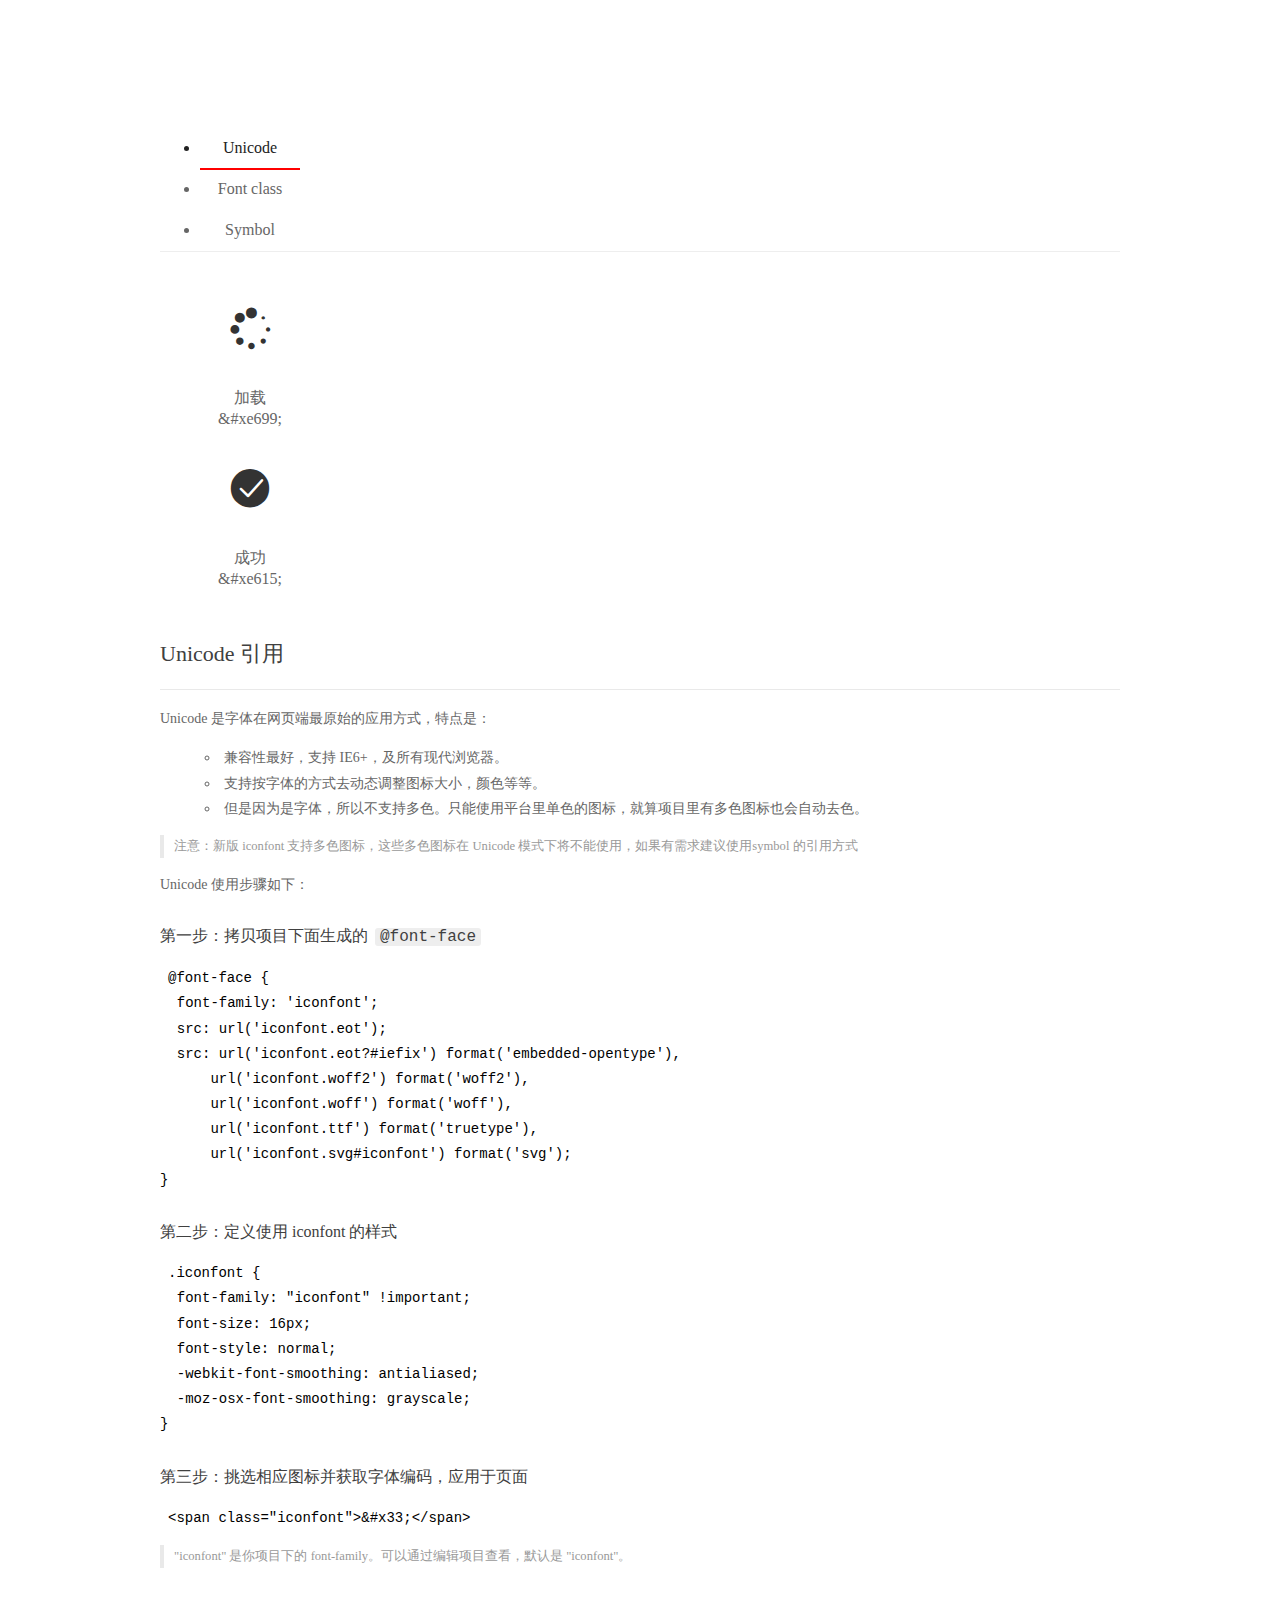
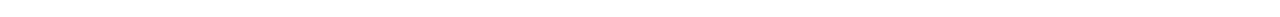
<file: html/icon/font_z0cbrrbf37/demo_index.html>
<!DOCTYPE html>
<html>
<head>
  <meta charset="utf-8"/>
  <title>IconFont Demo</title>
  <link rel="shortcut icon" href="https://gtms04.alicdn.com/tps/i4/TB1_oz6GVXXXXaFXpXXJDFnIXXX-64-64.ico" type="image/x-icon"/>
  <link rel="stylesheet" href="https://g.alicdn.com/thx/cube/1.3.2/cube.min.css">
  <link rel="stylesheet" href="demo.css">
  <link rel="stylesheet" href="iconfont.css">
  <script src="iconfont.js"></script>
  <!-- jQuery -->
  <script src="https://a1.alicdn.com/oss/uploads/2018/12/26/7bfddb60-08e8-11e9-9b04-53e73bb6408b.js"></script>
  <!-- 代码高亮 -->
  <script src="https://a1.alicdn.com/oss/uploads/2018/12/26/a3f714d0-08e6-11e9-8a15-ebf944d7534c.js"></script>
</head>
<body>
  <div class="main">
    <h1 class="logo"><a href="https://www.iconfont.cn/" title="iconfont 首页" target="_blank">&#xe86b;</a></h1>
    <div class="nav-tabs">
      <ul id="tabs" class="dib-box">
        <li class="dib active"><span>Unicode</span></li>
        <li class="dib"><span>Font class</span></li>
        <li class="dib"><span>Symbol</span></li>
      </ul>
      
    </div>
    <div class="tab-container">
      <div class="content unicode" style="display: block;">
          <ul class="icon_lists dib-box">
          
            <li class="dib">
              <span class="icon iconfont">&#xe699;</span>
                <div class="name">加载</div>
                <div class="code-name">&amp;#xe699;</div>
              </li>
          
            <li class="dib">
              <span class="icon iconfont">&#xe615;</span>
                <div class="name">成功</div>
                <div class="code-name">&amp;#xe615;</div>
              </li>
          
          </ul>
          <div class="article markdown">
          <h2 id="unicode-">Unicode 引用</h2>
          <hr>

          <p>Unicode 是字体在网页端最原始的应用方式，特点是：</p>
          <ul>
            <li>兼容性最好，支持 IE6+，及所有现代浏览器。</li>
            <li>支持按字体的方式去动态调整图标大小，颜色等等。</li>
            <li>但是因为是字体，所以不支持多色。只能使用平台里单色的图标，就算项目里有多色图标也会自动去色。</li>
          </ul>
          <blockquote>
            <p>注意：新版 iconfont 支持多色图标，这些多色图标在 Unicode 模式下将不能使用，如果有需求建议使用symbol 的引用方式</p>
          </blockquote>
          <p>Unicode 使用步骤如下：</p>
          <h3 id="-font-face">第一步：拷贝项目下面生成的 <code>@font-face</code></h3>
<pre><code class="language-css"
>@font-face {
  font-family: 'iconfont';
  src: url('iconfont.eot');
  src: url('iconfont.eot?#iefix') format('embedded-opentype'),
      url('iconfont.woff2') format('woff2'),
      url('iconfont.woff') format('woff'),
      url('iconfont.ttf') format('truetype'),
      url('iconfont.svg#iconfont') format('svg');
}
</code></pre>
          <h3 id="-iconfont-">第二步：定义使用 iconfont 的样式</h3>
<pre><code class="language-css"
>.iconfont {
  font-family: "iconfont" !important;
  font-size: 16px;
  font-style: normal;
  -webkit-font-smoothing: antialiased;
  -moz-osx-font-smoothing: grayscale;
}
</code></pre>
          <h3 id="-">第三步：挑选相应图标并获取字体编码，应用于页面</h3>
<pre>
<code class="language-html"
>&lt;span class="iconfont"&gt;&amp;#x33;&lt;/span&gt;
</code></pre>
          <blockquote>
            <p>"iconfont" 是你项目下的 font-family。可以通过编辑项目查看，默认是 "iconfont"。</p>
          </blockquote>
          </div>
      </div>
      <div class="content font-class">
        <ul class="icon_lists dib-box">
          
          <li class="dib">
            <span class="icon iconfont icon-jiazai"></span>
            <div class="name">
              加载
            </div>
            <div class="code-name">.icon-jiazai
            </div>
          </li>
          
          <li class="dib">
            <span class="icon iconfont icon-chenggong"></span>
            <div class="name">
              成功
            </div>
            <div class="code-name">.icon-chenggong
            </div>
          </li>
          
        </ul>
        <div class="article markdown">
        <h2 id="font-class-">font-class 引用</h2>
        <hr>

        <p>font-class 是 Unicode 使用方式的一种变种，主要是解决 Unicode 书写不直观，语意不明确的问题。</p>
        <p>与 Unicode 使用方式相比，具有如下特点：</p>
        <ul>
          <li>兼容性良好，支持 IE8+，及所有现代浏览器。</li>
          <li>相比于 Unicode 语意明确，书写更直观。可以很容易分辨这个 icon 是什么。</li>
          <li>因为使用 class 来定义图标，所以当要替换图标时，只需要修改 class 里面的 Unicode 引用。</li>
          <li>不过因为本质上还是使用的字体，所以多色图标还是不支持的。</li>
        </ul>
        <p>使用步骤如下：</p>
        <h3 id="-fontclass-">第一步：引入项目下面生成的 fontclass 代码：</h3>
<pre><code class="language-html">&lt;link rel="stylesheet" href="./iconfont.css"&gt;
</code></pre>
        <h3 id="-">第二步：挑选相应图标并获取类名，应用于页面：</h3>
<pre><code class="language-html">&lt;span class="iconfont icon-xxx"&gt;&lt;/span&gt;
</code></pre>
        <blockquote>
          <p>"
            iconfont" 是你项目下的 font-family。可以通过编辑项目查看，默认是 "iconfont"。</p>
        </blockquote>
      </div>
      </div>
      <div class="content symbol">
          <ul class="icon_lists dib-box">
          
            <li class="dib">
                <svg class="icon svg-icon" aria-hidden="true">
                  <use xlink:href="#icon-jiazai"></use>
                </svg>
                <div class="name">加载</div>
                <div class="code-name">#icon-jiazai</div>
            </li>
          
            <li class="dib">
                <svg class="icon svg-icon" aria-hidden="true">
                  <use xlink:href="#icon-chenggong"></use>
                </svg>
                <div class="name">成功</div>
                <div class="code-name">#icon-chenggong</div>
            </li>
          
          </ul>
          <div class="article markdown">
          <h2 id="symbol-">Symbol 引用</h2>
          <hr>

          <p>这是一种全新的使用方式，应该说这才是未来的主流，也是平台目前推荐的用法。相关介绍可以参考这篇<a href="">文章</a>
            这种用法其实是做了一个 SVG 的集合，与另外两种相比具有如下特点：</p>
          <ul>
            <li>支持多色图标了，不再受单色限制。</li>
            <li>通过一些技巧，支持像字体那样，通过 <code>font-size</code>, <code>color</code> 来调整样式。</li>
            <li>兼容性较差，支持 IE9+，及现代浏览器。</li>
            <li>浏览器渲染 SVG 的性能一般，还不如 png。</li>
          </ul>
          <p>使用步骤如下：</p>
          <h3 id="-symbol-">第一步：引入项目下面生成的 symbol 代码：</h3>
<pre><code class="language-html">&lt;script src="./iconfont.js"&gt;&lt;/script&gt;
</code></pre>
          <h3 id="-css-">第二步：加入通用 CSS 代码（引入一次就行）：</h3>
<pre><code class="language-html">&lt;style&gt;
.icon {
  width: 1em;
  height: 1em;
  vertical-align: -0.15em;
  fill: currentColor;
  overflow: hidden;
}
&lt;/style&gt;
</code></pre>
          <h3 id="-">第三步：挑选相应图标并获取类名，应用于页面：</h3>
<pre><code class="language-html">&lt;svg class="icon" aria-hidden="true"&gt;
  &lt;use xlink:href="#icon-xxx"&gt;&lt;/use&gt;
&lt;/svg&gt;
</code></pre>
          </div>
      </div>

    </div>
  </div>
  <script>
  $(document).ready(function () {
      $('.tab-container .content:first').show()

      $('#tabs li').click(function (e) {
        var tabContent = $('.tab-container .content')
        var index = $(this).index()

        if ($(this).hasClass('active')) {
          return
        } else {
          $('#tabs li').removeClass('active')
          $(this).addClass('active')

          tabContent.hide().eq(index).fadeIn()
        }
      })
    })
  </script>
</body>
</html>
</file>
<file: html/sony.css>
body,ul,p,h2{
    background-color:#f1f4f9;
    margin:0;
    padding:0;
    list-style:none;
    font-family:"Microsoft YaHei", Arial, sans-serif;
}
a{
    color: #000;
}
h2{
    font-weight:normal;
}
a:hover,
a{
    text-decoration: none;
}
input{
    outline:none;
    border:none;
}
/* 头部导航栏样式 */
#header{
	width:100%;
    background: #000000;
    color:white;
}
/*顶部导航栏内容区域*/
#header_conten{
	width:1210px;
	height:65px;
    margin:0 auto;
}
#log{
    box-sizing: border-box;
    float:left;
   margin-top:25px;
   margin-left:25px;
}
#header_conten>#log>a{
    display:block;
    width:109px;
}
#log>a>img{
    width:100px;
    display:block;
}
/* 二级列表搜索框样式 */
#header_nav_main{
    float:left;
    height:100%;
    margin-left:9%;
}
#tbn ul li a{
    float:left;
    box-sizing:border-box;
    width:113px;
    line-height: 65px;
    color:white;
    text-align:center;
    background:url(sony_images/dot_down_black.jpg) no-repeat 95px center;
}
#serch{
    float:left;
    width: 265px;
    height:25px;
    padding-right:35px;
    border-radius:25px;
    text-indent:12px;
    margin-top:21px;
    background:white url(sony_images/btn_search_03.jpg) no-repeat 239px center;
}
#list_serch{
    margin-left:20px;
}
#list_serch::after{
    content:"";
    display:block;
    clear:both;
}
/* 第一个二级列表 */
#tbn>ul>li>a:hover{
    background:white url(sony_images/dot_down_blue.jpg) no-repeat 90px center;
    color: #1fa8e2;
}
#tbn ul li{
    float:left;
    text-align:center;
}
#list_l1{
    background: url("sony_images/nav_line.jpg") no-repeat right center;
    position: relative;
}
#list_l1>.fenlei{
    display:none;
    z-index: 999;
}
#list_l1:hover>.fenlei{
    display: block;
    width:200px;
    height:500px;
    position:absolute;
    top:65px;
    right:0px;
    border:2px solid #000;
}
/* 头部导航栏右侧样式 */
#header_right{
    float:right;
    height:65px;
    font-size:14px;
    font-weight: bold;
    line-height: 65px;
}
#shopping_car{
    float:right;
    position:relative;
    width:40px;
    height:65px;
    background:url(sony_images/icon_shopping_1.png) no-repeat center center;
}
#shuliang{
    width: 19px;
    height:19px;
    border-radius:50%;
    background-color:#e60000;
    line-height:19px;
    font-size: 12px;
    text-align: center;
    overflow: hidden;
    font-weight: 500;
    color:#fff;
    position: absolute;
    top:19px;
    left:16px;
}
#header_right>div{
    float:right;
    margin-right:30px;
}
#header_right p{
    box-sizing:border-box;
    width:83px;
    background:url(sony_images/dot_down_black.jpg) no-repeat right center;
}
#log_reg{
    float:right;
    color:#1fa8e2;
}
#log_reg>span{
    cursor: pointer;
}
#log_reg>span>a{
    color:#1fa8e2;
}
/*首页轮播图*/
#swiper-container{
    width:100%;
    max-height:800px;
    background-repeat: no-repeat;
    background-size:100% 100%;
}
.carousel-indicators li{
    background:#fff;
    border-radius:50%;
    width:0.8rem;
    height:0.8rem;
    margin-left:0.4rem;
    margin-right:0.4rem;
}
.carousel-control-prev-icon{
    position: absolute;
    left: 1px;
    transform: translate(0,50px);
    width: 64px;
    height: 64px;
    background:url("sony_images/prev1.png")
}
.carousel-control-next-icon{
    position: absolute;
    right: 1px;
    transform: translate(0,50px);
    height: 64px;
    width: 64px;
    background: url("sony_images/next1.png")
}
.carousel-indicators li.active{
    background:#0aa1ed;
}
/*一、1.数码影像*/
#MainB2,
#MainB1{
    width:1220px;
    height:1650px;
    margin:0 auto;
}
#MainB1>h2{
    text-align:center;
}
/*一楼数码影像标题背景图*/
#smyx_bg{
    background:url("sony_images/blocktitlelogo.png") no-repeat;
    background-position:0px center;
}
/*2.导航栏字体样式*/
#MainB2>ul.font-s>li>a,
#MainB1>ul.font-s>li>a{
    font-size: 12px;
    color:#666;
}
/*3.导航栏边框样式*/
.minw80{
    min-width:80px;
}
ul.font-s>li:not(nth-child){
   border-right:1px solid #6b6b6b;
   height:16px;
    line-height: 16px;
}
#MainB2>ul.font-s>li:not(:nth-child(2)){
    width:101px;
}
#MainB2>ul.font-s>li:first-child{
    width:130px;
}
/*4商品大厦主体*/
.MainBlock2,
.MainBlock1{
    margin:0 auto;
    margin-top:30px;
    box-sizing:border-box;
    width:1220px;
    height:1426px;
}
/*4.1商场大厦左*/
.MainBlock_left{
    width:50%;
    height:100%;
    float:left;
}
/*4.1.0商场内部块公共样式*/
.MainBlock_left>div{
    float:left;
}
/*4.1.1商场左内部第一个样式*/
.MainBlock_left>div:first-child{
    height:703px;
}
/*4.1.2商场内部第2个块样式*/
.MainBlock_left>div:nth-child(2){
    height:295px;
}
/*4.1.3商场内部第3个块样式*/
.MainBlock_left>div:nth-child(3){
    height:398px;
    width:295px;
}
/*4.1.4商场内部第4个块样式*/
.MainBlock_left>div:nth-child(4){
    height:194px;
    width:295px;
}
/*4.1.5商场内部第5个块样式*/
.MainBlock_left>div:nth-child(5){
    height:194px;
    width:295px;
}
/*4.2商场大厦右*/
.MainBlock_right{
    width:50%;
    height:100%;
    float:left;
}
/*4.2.0商场内部块公共样式*/
.MainBlock_right>div{
    float:left;
    /*border:1px solid red;*/
}
/*4.2.1商场左内部第一个样式*/
.MainBlock_right>div:first-child{
    width:295px;
    height:398px;
}
/*4.2.2商场内部第2个块样式*/
.MainBlock_right>div:nth-child(2){
    height:398px;
    width:295px;
}
/*4.2.3商场内部第3个块样式*/
.MainBlock_right>div:nth-child(3){
    height:295px;
    width:295px;
}
/*4.2.4商场内部第4个块样式*/
.MainBlock_right>div:nth-child(4){
    height:295px;
    width:295px;
}
/*4.2.5商场内部第5个块样式*/
.MainBlock_right>div:nth-child(5){
    height:703px;
    width:600px;
}
/*4.0商场大厦背景图伸缩效果*/
#MainB2>.MainBlock2>div>div,
#MainB1>.MainBlock1>div>div,
.MainBlock_right>div>div{
    overflow: hidden;
}
.my_hover,
#MainB2>.MainBlock2>div>div>img,
#MainB1>.MainBlock1>div>div>img{
    transition-duration: 1s;
    /*background-position: center;*/
}
#MainB2>.MainBlock2>div>div>img:hover,
.my_hover:hover,
#MainB1>.MainBlock1>div>div>img:hover{
    transform:scale(1.1,1.1);
}
/*5.0商场最底部文字公共样式*/
#MainB2>.block_bottom,
#MainB1>.block_bottom{
    font-size:12px;
    color:#000;
    margin:0 auto;
}
/*5.2商场底部文字装机必备样式*/
#MainB2>.block_bottom>span,
#MainB1>.block_bottom>span{
    font-weight: bold;
    font-size: 14px;
    color: #2591da;
}
/*5.2商场最底部文字边框*/
#MainB2>.block_bottom>ul>li+li,
#MainB1>.block_bottom>ul>li+li{
    border-left:1px solid #000;
}
/*5.3商场二楼标题背景图*/
#MainB2 #bxyp_bg{
    background-image:url("sony_images/blocktitlelogo2.png");
    background-repeat: no-repeat;
    background-position:0px center; 
}
#MainBMySony{
    width:100%;
    height:1320px;
    border:1px solid red;
    background:#0a83d6;
}
#MainBMySony>h3{
    background:url("sony_images/blocktitlelogo4.png") no-repeat left center;
    text-align:center;
    width:358px;
    margin:33px auto;
    padding-left:40px;
    font-weight:normal;
}
#MainBMySony>ul:nth-child(2){
    font-size:12px;
}
.w-200{
    width:200%;
}
.backg{
    display:none;
    background-color:rgb(0,0,0);
    position:fixed;
    top:0;
    left:0;
    right:0;
    bottom:0;
    opacity:.7;
    cursor:pointer;
    z-index: 9998;
}
#login{
    display: none;
    width:558px;
    background:#fff;
    position: fixed;
    left:50%;
    top:50%;
    z-index:9999;
    transform:translate(-279px,-192px)
}
.w-9{
    width:90%;
}
.login_zones{
    display:none;
}
.login_zones .pads{
    padding-top:60px;
    width:316px;
    margin:0 auto;
}
.login_zones .pads input.ipt{
    display: block;
    font-size:12px;
    float: left;
    width:254px;
    padding:15px 0 11px 15px;
}
.login_zones .pads div{
    border:1px solid #bdbdbd;
    margin-bottom: 10px;
}
.sp1{
    display:block;
    float: left;
    width:48px;
    height:46px;
    border-right:1px solid #bdbdbd;
    background:url("sony_images/usr.png") center center no-repeat #f3f3f3
}
.sp2{
    background-image: url("sony_images/pass.png");
}
.remem{
    float:left;
    margin: 0;
    color:#bfbfbf;
}
.pads>a{
    height:48px;
    line-height: 48px;
    font-size:20px;
    background:rgb(30,149,241);
    color:#fff;
}
.bottom{
    text-align: center;
    color:#a7a7a7;
    font-size:12px;
}
.active{
    display:block !important;
}
.fade{
    display:none !important;
    
}
.cursor{
    cursor:pointer;
}
.fixed{
    position:fixed;
    top:0;
    z-index:999;
}

/* 商品图片详情 */
.fu{
    position: relative;
}
.zi{
    position:absolute;
    top:40px;
    bottom:15px;
    left:30px;
}
.zi>p{
    color:#cccccc;
    font-size: 14px;
    background: transparent;
    font-weight: lighter;
    text-shadow: none;
}
.zi>h3{
    color: #fff;
    font-size: 24px;
    text-align:left;
    font-weight:normal;
    line-height: 24px;
    margin: 10px 0px 7px;
}
.zi>span{
    color:#0a83d7;
    font-weight: bold;
    font-size:14px;
}
.zi>.d-img{
    position: absolute;
    bottom: 0px;
}
.fu:hover img{
    transform: scale(1.1,1.1)
}
.r-12_b-10{
    position:absolute;
    right: 12px;
    bottom: 10px;
}
.fu:hover .d-img>img{
    transform: scale(1,1)
}
</file>
<file: html/sony_css/user_log.css>
body, div, dl, dt, dd, ul, ol, li, h1, h2, h3, h4, h5, h6, pre, code, form, fieldset, legend, input, textarea, p, blockquote, th, td {
    margin:0;
    padding:0px;
    font-size: 12px;
}
a::selection,
p::selection,
span::selection,
img::selection,
input::selection{
    background: #ffff00;
    color:#000;
}
ul{
    list-style:none;
}
/* 阿里矢量图标 */
.icon {
  margin-top: 6px;
  font-size: 24px;
  width: 1em;
  height: 1em;
  vertical-align: -0.15em;
  fill: currentColor;
  overflow: hidden;
}
body{
    font-family: "Microsoft YaHei", Arial, sans-serif;
}
.a-hover>img{
    transition:transform 1s ease 0s;
}
.a-hover:hover>img{
    transform:scale(1.07);
}
.a-h_border{
    /* box-sizing: border-box; */
    border:1px solid transparent;
}
.a-h_border:hover{
    border:1px solid #4dcaf3;
}
/* 详情页导航栏 */
.nav{
    width:100%;
    height:68px;
    background:#fff;
}
.w1210{
    width:1210px;
    margin:0 auto;
}
.ml280{
    margin-left: 280px;
}
.nav ul li{
    float:left;
    height:68px;
    line-height: 68px;
    margin-right:75px;
}
.nav ul li a{
    color:#262626;
    font-size: 16px;
    text-decoration: none;
}
.nav ul li a:hover{
    color:#13a0ff;
}
/* 登陆区域 */
#loginArea{
    width:100%;
    padding:50px 0 50px 0;
    position: relative;
    background-image: url("../sony_images/t_bg.jpg");
}
.log{
    width:350px;
    height:523px;
    background-color:#4dcaf3;
}
.log-top{
    width:300px;
    height:430px;
    margin:0 auto;
}
.log .log-top p{
    font-size:20px;
    border-bottom:1px solid #36b4e7;
    color:#42759d;
    text-align: center;
}
/* 表单样式 */
.ipt{
    width:298px;
    padding-left:60px;
    height:48px;
    background:none;
    outline: none;
    border:none;
    font-size:16px;
    color:#ffffff;
}
.ipt_user{
    background-image: url("../sony_images/user.jpg")
}
.ipt_pwd{
    background-image: url("../sony_images/pwd.jpg")
}
.del_input{
    color:#fff;
    font-size:20px;
    position: absolute;
    top:10px;
    right:6px;
    cursor:pointer;
}
/* 滑动框 */
.alive{
    width:298px;
    height:36px;
    position:relative;
}
.alive>.txt{
    position:absolute;
    top:0px;
    left:0px;
    width:298px;
    height:36px;
    text-align: center;
    line-height: 36px;
    background-color:#e8e8e8;
    font-size:12px;
    color:#4d4d4d;
    cursor: pointer;
    /* z-index: 0; */
}
.alive>.txt>span{
    position: absolute;
    width:100%;
    left:0px;
    z-index: 2;
}
.alive>.bgcolor{
    position:absolute;
    /* width:30px; */
    /* top:0; */
    /* left:0; */
    /* background-color:#7ac23c; */
    height:36px;
    background-color: #7ac23c;
    z-index:1
}
.alive>.lang{
    position:absolute;
    /* top:0px; */
    /* left:0px; */
    width:41px;
    height:36px;
    background:#fff;
    cursor: move;
    z-index: 3;
    text-align: center;
}


.font14{
    font-size:14px;
}
/* 登陆/注册按钮 */
.a-btn{
    display:block;
    background:#ffffff;
    width:100;
    height:52px;
    color:#71a2b5;
    font-size:18px;
    margin-bottom:10px;
    line-height: 52px;
    text-align:center;
}
.a-btn:hover{
    color:#00549f;
    text-decoration:none;
}
/*  */
.log-btm{
    background-color:#31aef8;
}
.log-btm div{
    height:46px;
    line-height:46px;
    background-repeat: no-repeat;
    background-position: 25px center;
    padding-left: 50px;
    color:#ffffff;
}
.log-btm .info{
    border-bottom:1px solid #298ee0;
    background-image:url("../sony_images/crown.png")
}
.log-btm .help{
    background-image:url("../sony_images/help.png")
}
.log-btm div a{
    color:#ffffff;
}
.log-btm div a:hover{
    color:#00549f;
    text-decoration:none;
}
/* 登陆区域右侧图片 */
#loginArea .r-pho{
    width:860px;
}
.mb-10{
    margin-bottom:10px;
}
/* 中部大厦 */
#ActiveKvArea{
    background-color:rgb(241, 244, 249);
}
#ActiveKvArea h3{
    font-size:24px;
    text-align: center;
    padding: 15px 0;
    text-shadow: 1px 1px 1px rgba(0,0,0,.10);
    color:#333;
}
.tab-Control>div>div{
    width:20%;
    float:left;
}
.tab-Control>a{
    display: block;
    width:23px;
    height:38px;
    margin-top:-15px;
    position:absolute;
    top:50%;
}
.arrow-left{
    left:-40px;
    background:url("../sony_images/r_prev.png")
}
.arrow-right{
    right:-40px;
    background:url("../sony_images/r_next.png") right bottom
}
.tab-Control>div>div>a{
    width:218px;
    height:374px;
    margin: 0 auto;
}
.w-600{
    width:600px;
}
/* 活动大厅 */
#acafe{
    height:1008px;
    background:url("../sony_images/acafe_bg.jpg") no-repeat;
}
.acafe_title{
    padding:90px 0 40px 0;
}
.title_line{
    width:70px;
    height:4px;
    background:rgba(255, 255, 255, .5);
    margin:0 auto;
    margin-top:20px;
}
</file>
<file: html/icon/font_f7bu8g93s7/iconfont.css>
@font-face {font-family: "iconfont";
  src: url('iconfont.eot?t=1567341299261'); /* IE9 */
  src: url('iconfont.eot?t=1567341299261#iefix') format('embedded-opentype'), /* IE6-IE8 */
  url('[data-uri]') format('woff2'),
  url('iconfont.woff?t=1567341299261') format('woff'),
  url('iconfont.ttf?t=1567341299261') format('truetype'), /* chrome, firefox, opera, Safari, Android, iOS 4.2+ */
  url('iconfont.svg?t=1567341299261#iconfont') format('svg'); /* iOS 4.1- */
}

.iconfont {
  font-family: "iconfont" !important;
  font-size: 16px;
  font-style: normal;
  -webkit-font-smoothing: antialiased;
  -moz-osx-font-smoothing: grayscale;
}

.icon-cs-xy-1:before {
  content: "\e63e";
}
</file>
<file: html/icon/font_f7bu8g93s7/demo.css>
/* Logo 字体 */
@font-face {
  font-family: "iconfont logo";
  src: url('https://at.alicdn.com/t/font_985780_km7mi63cihi.eot?t=1545807318834');
  src: url('https://at.alicdn.com/t/font_985780_km7mi63cihi.eot?t=1545807318834#iefix') format('embedded-opentype'),
    url('https://at.alicdn.com/t/font_985780_km7mi63cihi.woff?t=1545807318834') format('woff'),
    url('https://at.alicdn.com/t/font_985780_km7mi63cihi.ttf?t=1545807318834') format('truetype'),
    url('https://at.alicdn.com/t/font_985780_km7mi63cihi.svg?t=1545807318834#iconfont') format('svg');
}

.logo {
  font-family: "iconfont logo";
  font-size: 160px;
  font-style: normal;
  -webkit-font-smoothing: antialiased;
  -moz-osx-font-smoothing: grayscale;
}

/* tabs */
.nav-tabs {
  position: relative;
}

.nav-tabs .nav-more {
  position: absolute;
  right: 0;
  bottom: 0;
  height: 42px;
  line-height: 42px;
  color: #666;
}

#tabs {
  border-bottom: 1px solid #eee;
}

#tabs li {
  cursor: pointer;
  width: 100px;
  height: 40px;
  line-height: 40px;
  text-align: center;
  font-size: 16px;
  border-bottom: 2px solid transparent;
  position: relative;
  z-index: 1;
  margin-bottom: -1px;
  color: #666;
}


#tabs .active {
  border-bottom-color: #f00;
  color: #222;
}

.tab-container .content {
  display: none;
}

/* 页面布局 */
.main {
  padding: 30px 100px;
  width: 960px;
  margin: 0 auto;
}

.main .logo {
  color: #333;
  text-align: left;
  margin-bottom: 30px;
  line-height: 1;
  height: 110px;
  margin-top: -50px;
  overflow: hidden;
  *zoom: 1;
}

.main .logo a {
  font-size: 160px;
  color: #333;
}

.helps {
  margin-top: 40px;
}

.helps pre {
  padding: 20px;
  margin: 10px 0;
  border: solid 1px #e7e1cd;
  background-color: #fffdef;
  overflow: auto;
}

.icon_lists {
  width: 100% !important;
  overflow: hidden;
  *zoom: 1;
}

.icon_lists li {
  width: 100px;
  margin-bottom: 10px;
  margin-right: 20px;
  text-align: center;
  list-style: none !important;
  cursor: default;
}

.icon_lists li .code-name {
  line-height: 1.2;
}

.icon_lists .icon {
  display: block;
  height: 100px;
  line-height: 100px;
  font-size: 42px;
  margin: 10px auto;
  color: #333;
  -webkit-transition: font-size 0.25s linear, width 0.25s linear;
  -moz-transition: font-size 0.25s linear, width 0.25s linear;
  transition: font-size 0.25s linear, width 0.25s linear;
}

.icon_lists .icon:hover {
  font-size: 100px;
}

.icon_lists .svg-icon {
  /* 通过设置 font-size 来改变图标大小 */
  width: 1em;
  /* 图标和文字相邻时，垂直对齐 */
  vertical-align: -0.15em;
  /* 通过设置 color 来改变 SVG 的颜色/fill */
  fill: currentColor;
  /* path 和 stroke 溢出 viewBox 部分在 IE 下会显示
      normalize.css 中也包含这行 */
  overflow: hidden;
}

.icon_lists li .name,
.icon_lists li .code-name {
  color: #666;
}

/* markdown 样式 */
.markdown {
  color: #666;
  font-size: 14px;
  line-height: 1.8;
}

.highlight {
  line-height: 1.5;
}

.markdown img {
  vertical-align: middle;
  max-width: 100%;
}

.markdown h1 {
  color: #404040;
  font-weight: 500;
  line-height: 40px;
  margin-bottom: 24px;
}

.markdown h2,
.markdown h3,
.markdown h4,
.markdown h5,
.markdown h6 {
  color: #404040;
  margin: 1.6em 0 0.6em 0;
  font-weight: 500;
  clear: both;
}

.markdown h1 {
  font-size: 28px;
}

.markdown h2 {
  font-size: 22px;
}

.markdown h3 {
  font-size: 16px;
}

.markdown h4 {
  font-size: 14px;
}

.markdown h5 {
  font-size: 12px;
}

.markdown h6 {
  font-size: 12px;
}

.markdown hr {
  height: 1px;
  border: 0;
  background: #e9e9e9;
  margin: 16px 0;
  clear: both;
}

.markdown p {
  margin: 1em 0;
}

.markdown>p,
.markdown>blockquote,
.markdown>.highlight,
.markdown>ol,
.markdown>ul {
  width: 80%;
}

.markdown ul>li {
  list-style: circle;
}

.markdown>ul li,
.markdown blockquote ul>li {
  margin-left: 20px;
  padding-left: 4px;
}

.markdown>ul li p,
.markdown>ol li p {
  margin: 0.6em 0;
}

.markdown ol>li {
  list-style: decimal;
}

.markdown>ol li,
.markdown blockquote ol>li {
  margin-left: 20px;
  padding-left: 4px;
}

.markdown code {
  margin: 0 3px;
  padding: 0 5px;
  background: #eee;
  border-radius: 3px;
}

.markdown strong,
.markdown b {
  font-weight: 600;
}

.markdown>table {
  border-collapse: collapse;
  border-spacing: 0px;
  empty-cells: show;
  border: 1px solid #e9e9e9;
  width: 95%;
  margin-bottom: 24px;
}

.markdown>table th {
  white-space: nowrap;
  color: #333;
  font-weight: 600;
}

.markdown>table th,
.markdown>table td {
  border: 1px solid #e9e9e9;
  padding: 8px 16px;
  text-align: left;
}

.markdown>table th {
  background: #F7F7F7;
}

.markdown blockquote {
  font-size: 90%;
  color: #999;
  border-left: 4px solid #e9e9e9;
  padding-left: 0.8em;
  margin: 1em 0;
}

.markdown blockquote p {
  margin: 0;
}

.markdown .anchor {
  opacity: 0;
  transition: opacity 0.3s ease;
  margin-left: 8px;
}

.markdown .waiting {
  color: #ccc;
}

.markdown h1:hover .anchor,
.markdown h2:hover .anchor,
.markdown h3:hover .anchor,
.markdown h4:hover .anchor,
.markdown h5:hover .anchor,
.markdown h6:hover .anchor {
  opacity: 1;
  display: inline-block;
}

.markdown>br,
.markdown>p>br {
  clear: both;
}


.hljs {
  display: block;
  background: white;
  padding: 0.5em;
  color: #333333;
  overflow-x: auto;
}

.hljs-comment,
.hljs-meta {
  color: #969896;
}

.hljs-string,
.hljs-variable,
.hljs-template-variable,
.hljs-strong,
.hljs-emphasis,
.hljs-quote {
  color: #df5000;
}

.hljs-keyword,
.hljs-selector-tag,
.hljs-type {
  color: #a71d5d;
}

.hljs-literal,
.hljs-symbol,
.hljs-bullet,
.hljs-attribute {
  color: #0086b3;
}

.hljs-section,
.hljs-name {
  color: #63a35c;
}

.hljs-tag {
  color: #333333;
}

.hljs-title,
.hljs-attr,
.hljs-selector-id,
.hljs-selector-class,
.hljs-selector-attr,
.hljs-selector-pseudo {
  color: #795da3;
}

.hljs-addition {
  color: #55a532;
  background-color: #eaffea;
}

.hljs-deletion {
  color: #bd2c00;
  background-color: #ffecec;
}

.hljs-link {
  text-decoration: underline;
}

/* 代码高亮 */
/* PrismJS 1.15.0
https://prismjs.com/download.html#themes=prism&languages=markup+css+clike+javascript */
/**
 * prism.js default theme for JavaScript, CSS and HTML
 * Based on dabblet (http://dabblet.com)
 * @author Lea Verou
 */
code[class*="language-"],
pre[class*="language-"] {
  color: black;
  background: none;
  text-shadow: 0 1px white;
  font-family: Consolas, Monaco, 'Andale Mono', 'Ubuntu Mono', monospace;
  text-align: left;
  white-space: pre;
  word-spacing: normal;
  word-break: normal;
  word-wrap: normal;
  line-height: 1.5;

  -moz-tab-size: 4;
  -o-tab-size: 4;
  tab-size: 4;

  -webkit-hyphens: none;
  -moz-hyphens: none;
  -ms-hyphens: none;
  hyphens: none;
}

pre[class*="language-"]::-moz-selection,
pre[class*="language-"] ::-moz-selection,
code[class*="language-"]::-moz-selection,
code[class*="language-"] ::-moz-selection {
  text-shadow: none;
  background: #b3d4fc;
}

pre[class*="language-"]::selection,
pre[class*="language-"] ::selection,
code[class*="language-"]::selection,
code[class*="language-"] ::selection {
  text-shadow: none;
  background: #b3d4fc;
}

@media print {

  code[class*="language-"],
  pre[class*="language-"] {
    text-shadow: none;
  }
}

/* Code blocks */
pre[class*="language-"] {
  padding: 1em;
  margin: .5em 0;
  overflow: auto;
}

:not(pre)>code[class*="language-"],
pre[class*="language-"] {
  background: #f5f2f0;
}

/* Inline code */
:not(pre)>code[class*="language-"] {
  padding: .1em;
  border-radius: .3em;
  white-space: normal;
}

.token.comment,
.token.prolog,
.token.doctype,
.token.cdata {
  color: slategray;
}

.token.punctuation {
  color: #999;
}

.namespace {
  opacity: .7;
}

.token.property,
.token.tag,
.token.boolean,
.token.number,
.token.constant,
.token.symbol,
.token.deleted {
  color: #905;
}

.token.selector,
.token.attr-name,
.token.string,
.token.char,
.token.builtin,
.token.inserted {
  color: #690;
}

.token.operator,
.token.entity,
.token.url,
.language-css .token.string,
.style .token.string {
  color: #9a6e3a;
  background: hsla(0, 0%, 100%, .5);
}

.token.atrule,
.token.attr-value,
.token.keyword {
  color: #07a;
}

.token.function,
.token.class-name {
  color: #DD4A68;
}

.token.regex,
.token.important,
.token.variable {
  color: #e90;
}

.token.important,
.token.bold {
  font-weight: bold;
}

.token.italic {
  font-style: italic;
}

.token.entity {
  cursor: help;
}
</file>
<file: html/icon/font_z0cbrrbf37/demo.css>
/* Logo 字体 */
@font-face {
  font-family: "iconfont logo";
  src: url('https://at.alicdn.com/t/font_985780_km7mi63cihi.eot?t=1545807318834');
  src: url('https://at.alicdn.com/t/font_985780_km7mi63cihi.eot?t=1545807318834#iefix') format('embedded-opentype'),
    url('https://at.alicdn.com/t/font_985780_km7mi63cihi.woff?t=1545807318834') format('woff'),
    url('https://at.alicdn.com/t/font_985780_km7mi63cihi.ttf?t=1545807318834') format('truetype'),
    url('https://at.alicdn.com/t/font_985780_km7mi63cihi.svg?t=1545807318834#iconfont') format('svg');
}

.logo {
  font-family: "iconfont logo";
  font-size: 160px;
  font-style: normal;
  -webkit-font-smoothing: antialiased;
  -moz-osx-font-smoothing: grayscale;
}

/* tabs */
.nav-tabs {
  position: relative;
}

.nav-tabs .nav-more {
  position: absolute;
  right: 0;
  bottom: 0;
  height: 42px;
  line-height: 42px;
  color: #666;
}

#tabs {
  border-bottom: 1px solid #eee;
}

#tabs li {
  cursor: pointer;
  width: 100px;
  height: 40px;
  line-height: 40px;
  text-align: center;
  font-size: 16px;
  border-bottom: 2px solid transparent;
  position: relative;
  z-index: 1;
  margin-bottom: -1px;
  color: #666;
}


#tabs .active {
  border-bottom-color: #f00;
  color: #222;
}

.tab-container .content {
  display: none;
}

/* 页面布局 */
.main {
  padding: 30px 100px;
  width: 960px;
  margin: 0 auto;
}

.main .logo {
  color: #333;
  text-align: left;
  margin-bottom: 30px;
  line-height: 1;
  height: 110px;
  margin-top: -50px;
  overflow: hidden;
  *zoom: 1;
}

.main .logo a {
  font-size: 160px;
  color: #333;
}

.helps {
  margin-top: 40px;
}

.helps pre {
  padding: 20px;
  margin: 10px 0;
  border: solid 1px #e7e1cd;
  background-color: #fffdef;
  overflow: auto;
}

.icon_lists {
  width: 100% !important;
  overflow: hidden;
  *zoom: 1;
}

.icon_lists li {
  width: 100px;
  margin-bottom: 10px;
  margin-right: 20px;
  text-align: center;
  list-style: none !important;
  cursor: default;
}

.icon_lists li .code-name {
  line-height: 1.2;
}

.icon_lists .icon {
  display: block;
  height: 100px;
  line-height: 100px;
  font-size: 42px;
  margin: 10px auto;
  color: #333;
  -webkit-transition: font-size 0.25s linear, width 0.25s linear;
  -moz-transition: font-size 0.25s linear, width 0.25s linear;
  transition: font-size 0.25s linear, width 0.25s linear;
}

.icon_lists .icon:hover {
  font-size: 100px;
}

.icon_lists .svg-icon {
  /* 通过设置 font-size 来改变图标大小 */
  width: 1em;
  /* 图标和文字相邻时，垂直对齐 */
  vertical-align: -0.15em;
  /* 通过设置 color 来改变 SVG 的颜色/fill */
  fill: currentColor;
  /* path 和 stroke 溢出 viewBox 部分在 IE 下会显示
      normalize.css 中也包含这行 */
  overflow: hidden;
}

.icon_lists li .name,
.icon_lists li .code-name {
  color: #666;
}

/* markdown 样式 */
.markdown {
  color: #666;
  font-size: 14px;
  line-height: 1.8;
}

.highlight {
  line-height: 1.5;
}

.markdown img {
  vertical-align: middle;
  max-width: 100%;
}

.markdown h1 {
  color: #404040;
  font-weight: 500;
  line-height: 40px;
  margin-bottom: 24px;
}

.markdown h2,
.markdown h3,
.markdown h4,
.markdown h5,
.markdown h6 {
  color: #404040;
  margin: 1.6em 0 0.6em 0;
  font-weight: 500;
  clear: both;
}

.markdown h1 {
  font-size: 28px;
}

.markdown h2 {
  font-size: 22px;
}

.markdown h3 {
  font-size: 16px;
}

.markdown h4 {
  font-size: 14px;
}

.markdown h5 {
  font-size: 12px;
}

.markdown h6 {
  font-size: 12px;
}

.markdown hr {
  height: 1px;
  border: 0;
  background: #e9e9e9;
  margin: 16px 0;
  clear: both;
}

.markdown p {
  margin: 1em 0;
}

.markdown>p,
.markdown>blockquote,
.markdown>.highlight,
.markdown>ol,
.markdown>ul {
  width: 80%;
}

.markdown ul>li {
  list-style: circle;
}

.markdown>ul li,
.markdown blockquote ul>li {
  margin-left: 20px;
  padding-left: 4px;
}

.markdown>ul li p,
.markdown>ol li p {
  margin: 0.6em 0;
}

.markdown ol>li {
  list-style: decimal;
}

.markdown>ol li,
.markdown blockquote ol>li {
  margin-left: 20px;
  padding-left: 4px;
}

.markdown code {
  margin: 0 3px;
  padding: 0 5px;
  background: #eee;
  border-radius: 3px;
}

.markdown strong,
.markdown b {
  font-weight: 600;
}

.markdown>table {
  border-collapse: collapse;
  border-spacing: 0px;
  empty-cells: show;
  border: 1px solid #e9e9e9;
  width: 95%;
  margin-bottom: 24px;
}

.markdown>table th {
  white-space: nowrap;
  color: #333;
  font-weight: 600;
}

.markdown>table th,
.markdown>table td {
  border: 1px solid #e9e9e9;
  padding: 8px 16px;
  text-align: left;
}

.markdown>table th {
  background: #F7F7F7;
}

.markdown blockquote {
  font-size: 90%;
  color: #999;
  border-left: 4px solid #e9e9e9;
  padding-left: 0.8em;
  margin: 1em 0;
}

.markdown blockquote p {
  margin: 0;
}

.markdown .anchor {
  opacity: 0;
  transition: opacity 0.3s ease;
  margin-left: 8px;
}

.markdown .waiting {
  color: #ccc;
}

.markdown h1:hover .anchor,
.markdown h2:hover .anchor,
.markdown h3:hover .anchor,
.markdown h4:hover .anchor,
.markdown h5:hover .anchor,
.markdown h6:hover .anchor {
  opacity: 1;
  display: inline-block;
}

.markdown>br,
.markdown>p>br {
  clear: both;
}


.hljs {
  display: block;
  background: white;
  padding: 0.5em;
  color: #333333;
  overflow-x: auto;
}

.hljs-comment,
.hljs-meta {
  color: #969896;
}

.hljs-string,
.hljs-variable,
.hljs-template-variable,
.hljs-strong,
.hljs-emphasis,
.hljs-quote {
  color: #df5000;
}

.hljs-keyword,
.hljs-selector-tag,
.hljs-type {
  color: #a71d5d;
}

.hljs-literal,
.hljs-symbol,
.hljs-bullet,
.hljs-attribute {
  color: #0086b3;
}

.hljs-section,
.hljs-name {
  color: #63a35c;
}

.hljs-tag {
  color: #333333;
}

.hljs-title,
.hljs-attr,
.hljs-selector-id,
.hljs-selector-class,
.hljs-selector-attr,
.hljs-selector-pseudo {
  color: #795da3;
}

.hljs-addition {
  color: #55a532;
  background-color: #eaffea;
}

.hljs-deletion {
  color: #bd2c00;
  background-color: #ffecec;
}

.hljs-link {
  text-decoration: underline;
}

/* 代码高亮 */
/* PrismJS 1.15.0
https://prismjs.com/download.html#themes=prism&languages=markup+css+clike+javascript */
/**
 * prism.js default theme for JavaScript, CSS and HTML
 * Based on dabblet (http://dabblet.com)
 * @author Lea Verou
 */
code[class*="language-"],
pre[class*="language-"] {
  color: black;
  background: none;
  text-shadow: 0 1px white;
  font-family: Consolas, Monaco, 'Andale Mono', 'Ubuntu Mono', monospace;
  text-align: left;
  white-space: pre;
  word-spacing: normal;
  word-break: normal;
  word-wrap: normal;
  line-height: 1.5;

  -moz-tab-size: 4;
  -o-tab-size: 4;
  tab-size: 4;

  -webkit-hyphens: none;
  -moz-hyphens: none;
  -ms-hyphens: none;
  hyphens: none;
}

pre[class*="language-"]::-moz-selection,
pre[class*="language-"] ::-moz-selection,
code[class*="language-"]::-moz-selection,
code[class*="language-"] ::-moz-selection {
  text-shadow: none;
  background: #b3d4fc;
}

pre[class*="language-"]::selection,
pre[class*="language-"] ::selection,
code[class*="language-"]::selection,
code[class*="language-"] ::selection {
  text-shadow: none;
  background: #b3d4fc;
}

@media print {

  code[class*="language-"],
  pre[class*="language-"] {
    text-shadow: none;
  }
}

/* Code blocks */
pre[class*="language-"] {
  padding: 1em;
  margin: .5em 0;
  overflow: auto;
}

:not(pre)>code[class*="language-"],
pre[class*="language-"] {
  background: #f5f2f0;
}

/* Inline code */
:not(pre)>code[class*="language-"] {
  padding: .1em;
  border-radius: .3em;
  white-space: normal;
}

.token.comment,
.token.prolog,
.token.doctype,
.token.cdata {
  color: slategray;
}

.token.punctuation {
  color: #999;
}

.namespace {
  opacity: .7;
}

.token.property,
.token.tag,
.token.boolean,
.token.number,
.token.constant,
.token.symbol,
.token.deleted {
  color: #905;
}

.token.selector,
.token.attr-name,
.token.string,
.token.char,
.token.builtin,
.token.inserted {
  color: #690;
}

.token.operator,
.token.entity,
.token.url,
.language-css .token.string,
.style .token.string {
  color: #9a6e3a;
  background: hsla(0, 0%, 100%, .5);
}

.token.atrule,
.token.attr-value,
.token.keyword {
  color: #07a;
}

.token.function,
.token.class-name {
  color: #DD4A68;
}

.token.regex,
.token.important,
.token.variable {
  color: #e90;
}

.token.important,
.token.bold {
  font-weight: bold;
}

.token.italic {
  font-style: italic;
}

.token.entity {
  cursor: help;
}
</file>
<file: html/icon/font_z0cbrrbf37/iconfont.css>
@font-face {font-family: "iconfont";
  src: url('iconfont.eot?t=1567341966724'); /* IE9 */
  src: url('iconfont.eot?t=1567341966724#iefix') format('embedded-opentype'), /* IE6-IE8 */
  url('[data-uri]') format('woff2'),
  url('iconfont.woff?t=1567341966724') format('woff'),
  url('iconfont.ttf?t=1567341966724') format('truetype'), /* chrome, firefox, opera, Safari, Android, iOS 4.2+ */
  url('iconfont.svg?t=1567341966724#iconfont') format('svg'); /* iOS 4.1- */
}

.iconfont {
  font-family: "iconfont" !important;
  font-size: 16px;
  font-style: normal;
  -webkit-font-smoothing: antialiased;
  -moz-osx-font-smoothing: grayscale;
}

.icon-jiazai:before {
  content: "\e699";
}

.icon-chenggong:before {
  content: "\e615";
}
</file>
